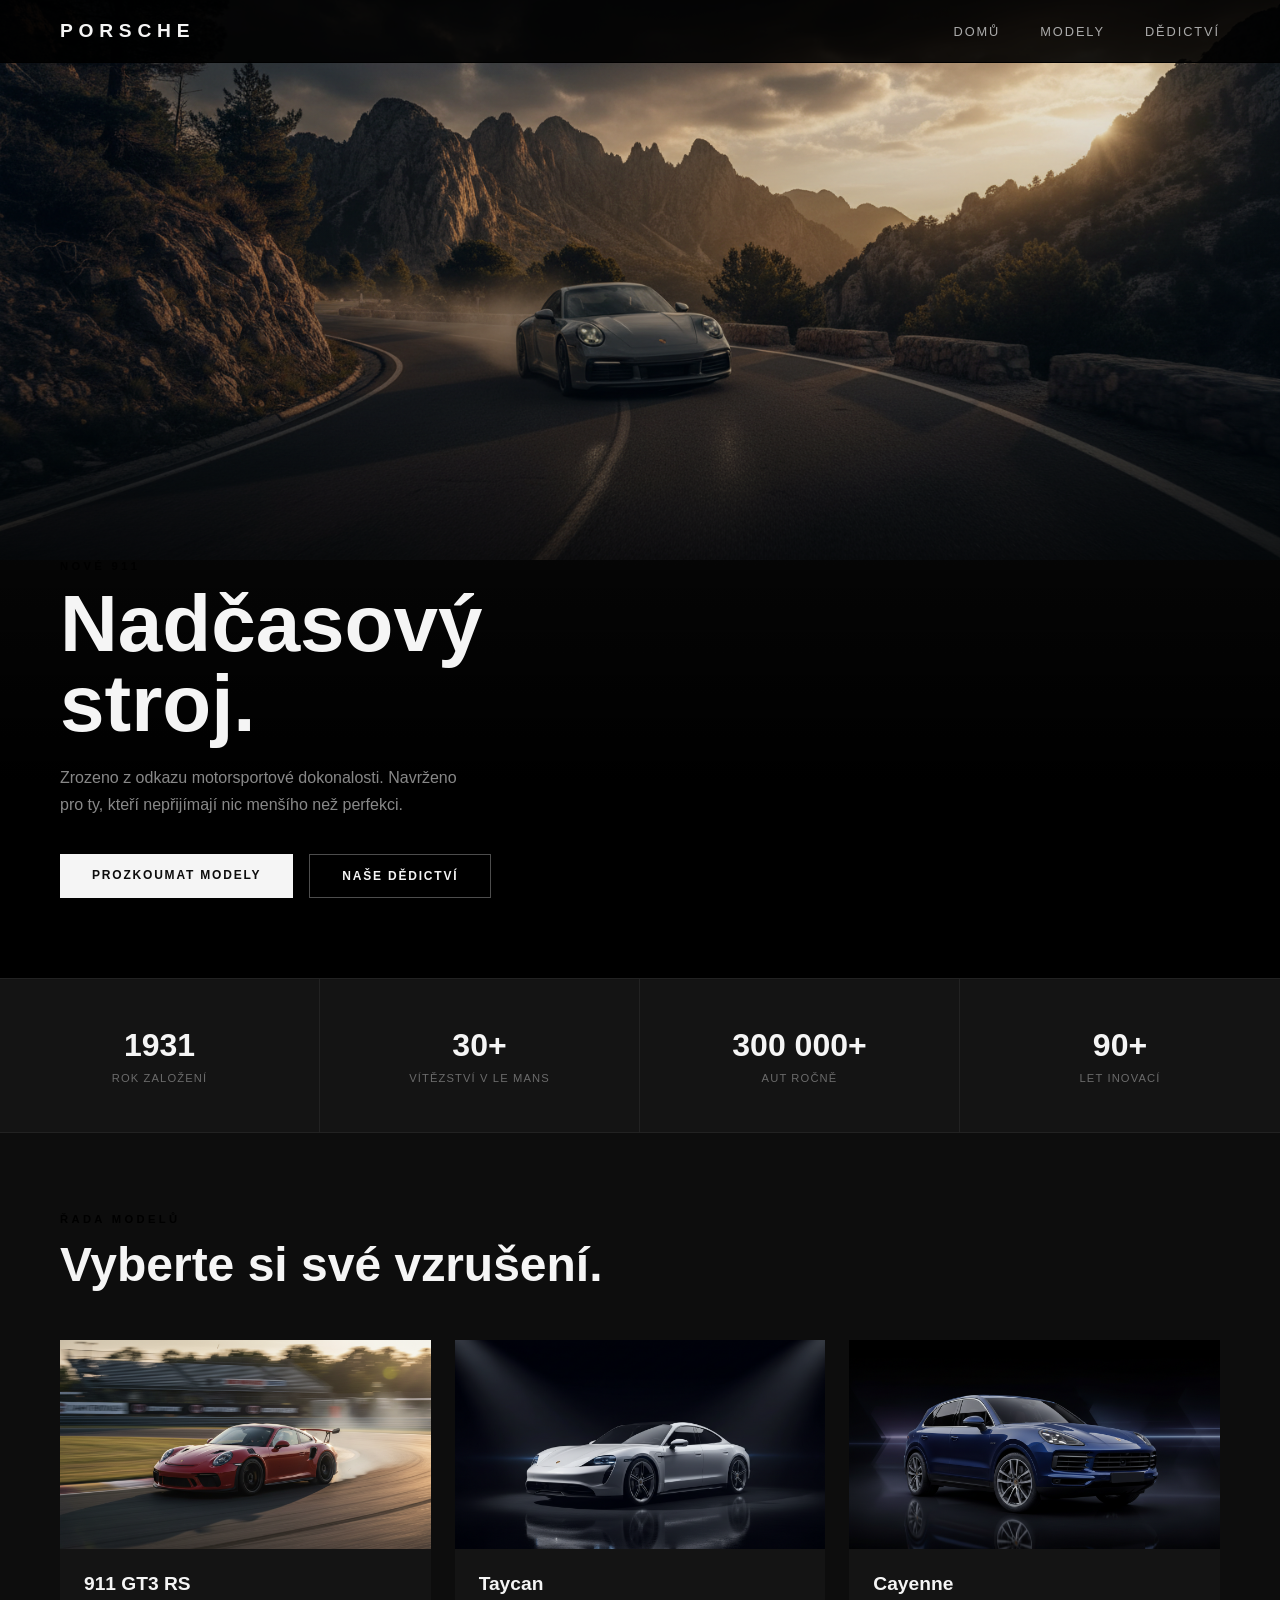
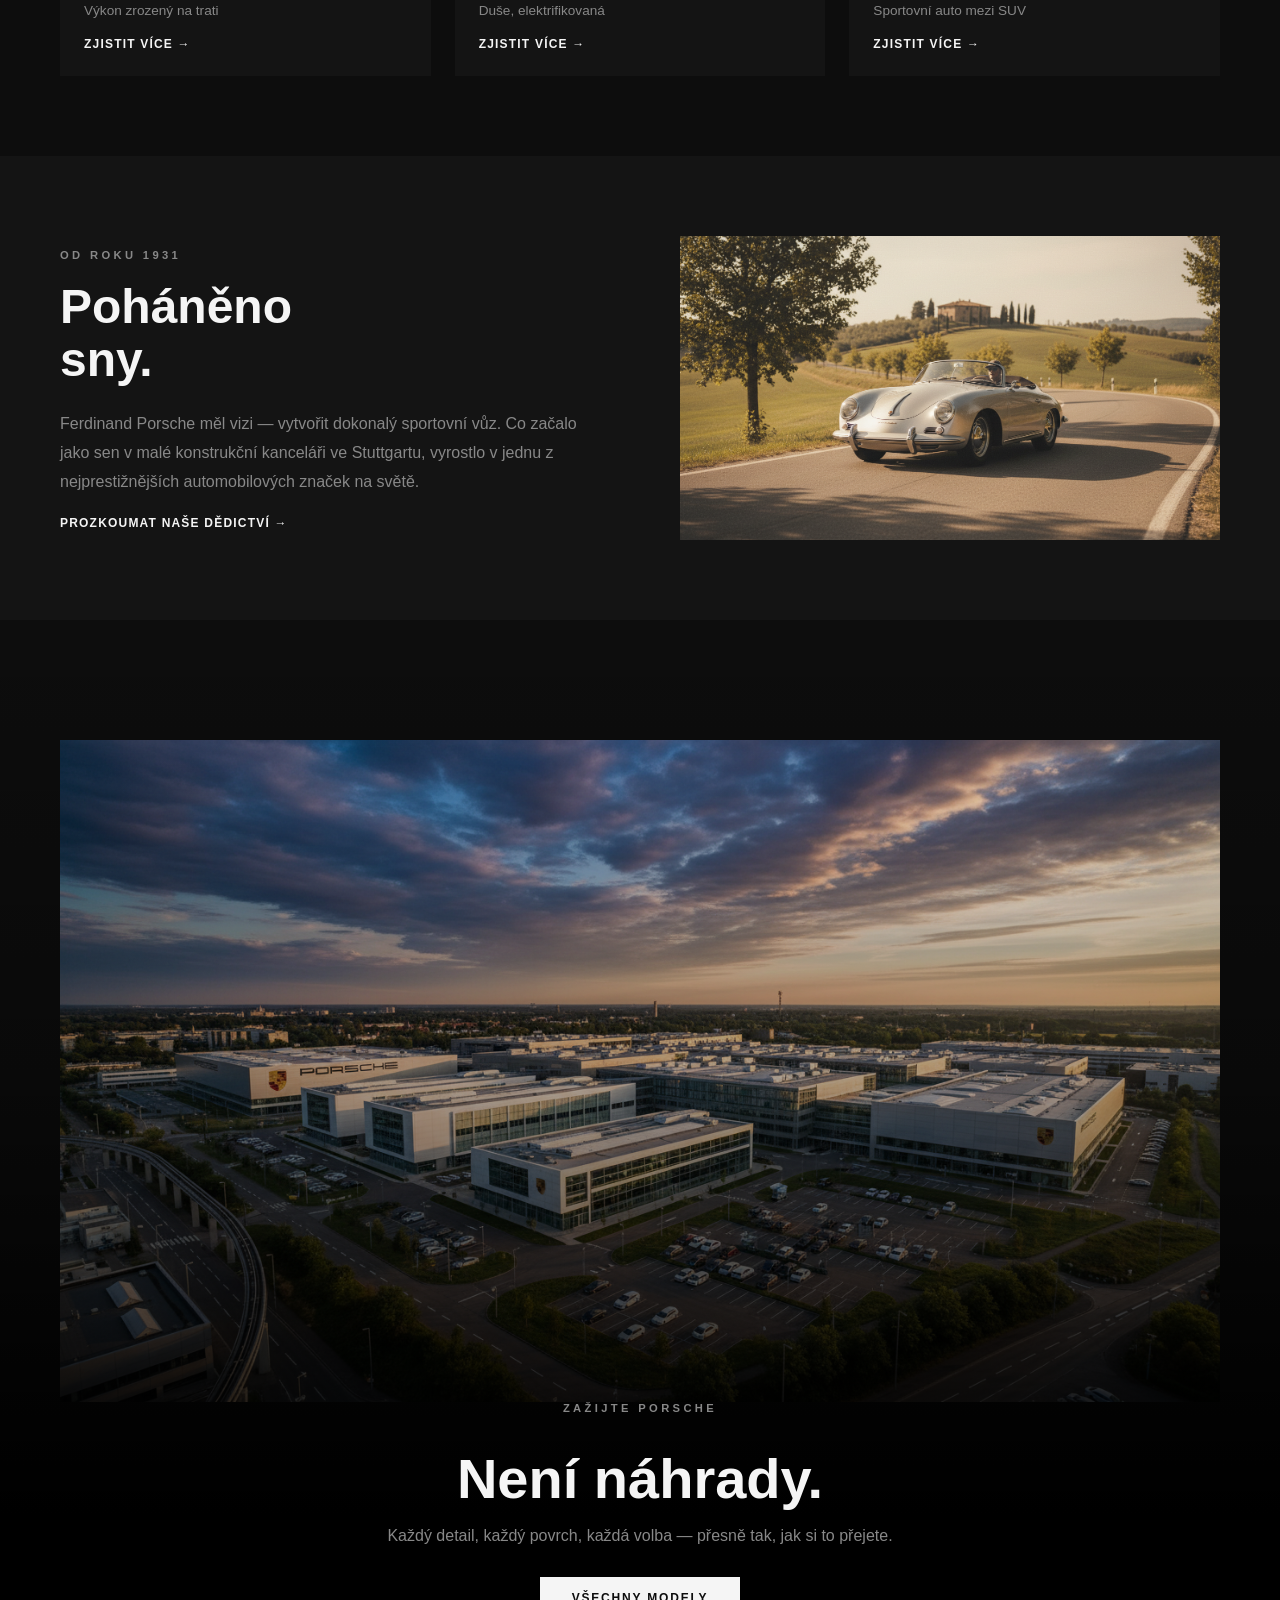
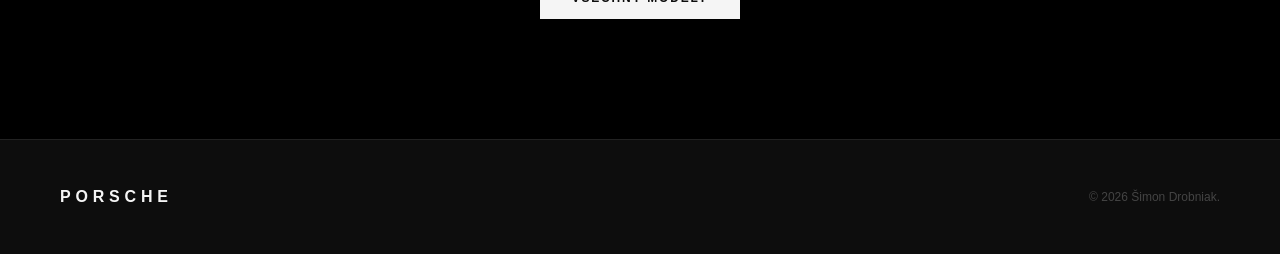
<file: index.html>
<!DOCTYPE html>
<html lang="cs">
<head>
  <meta charset="UTF-8"/>
  <meta name="viewport" content="width=device-width, initial-scale=1.0"/>
  <title>Porsche</title>
  <link rel="stylesheet" href="style.css"/>
</head>
<body>

  <nav class="navbar">
    <a href="index.html" class="logo">PORSCHE</a>
    <ul class="nav-links">
      <li><a href="index.html">Domů</a></li>
      <li><a href="modely.html">Modely</a></li>
      <li><a href="historie.html">Dědictví</a></li>
    </ul>
  </nav>

  <section class="hero">
    <div class="hero-overlay"></div>
    <img src="579a48735_generated_093e68cf.png" alt="Porsche 911" class="hero-img"/>
    <div class="hero-content">
      <p class="label">Nové 911</p>
      <h1>Nadčasový<br/>stroj.</h1>
      <p class="hero-text">Zrozeno z odkazu motorsportové dokonalosti. Navrženo pro ty, kteří nepřijímají nic menšího než perfekci.</p>
      <div class="btn-group">
        <a href="modely.html" class="btn-primary">Prozkoumat modely</a>
        <a href="historie.html" class="btn-outline">Naše dědictví</a>
      </div>
    </div>
  </section>

  <section class="stats">
    <div class="stat">
      <span class="stat-value">1931</span>
      <span class="stat-label">Rok založení</span>
    </div>
    <div class="stat">
      <span class="stat-value">30+</span>
      <span class="stat-label">Vítězství v Le Mans</span>
    </div>
    <div class="stat">
      <span class="stat-value">300 000+</span>
      <span class="stat-label">Aut ročně</span>
    </div>
    <div class="stat">
      <span class="stat-value">90+</span>
      <span class="stat-label">Let inovací</span>
    </div>
  </section>

  <section class="featured">
    <p class="label">Řada modelů</p>
    <h2>Vyberte si své vzrušení.</h2>
    <div class="card-grid">
      <div class="card">
        <img src="36291ea77_generated_076b254a.png" alt="911"/>
        <div class="card-body">
          <h3>911 GT3 RS</h3>
          <p>Výkon zrozený na trati</p>
          <a href="modely.html" class="btn-link">Zjistit více →</a>
        </div>
      </div>
      <div class="card">
        <img src="d402f45e3_generated_be52e5bd.png" alt="Taycan"/>
        <div class="card-body">
          <h3>Taycan</h3>
          <p>Duše, elektrifikovaná</p>
          <a href="modely.html" class="btn-link">Zjistit více →</a>
        </div>
      </div>
      <div class="card">
        <img src="0b7ed5ac3_generated_bfed7843.png" alt="Cayenne"/>
        <div class="card-body">
          <h3>Cayenne</h3>
          <p>Sportovní auto mezi SUV</p>
          <a href="modely.html" class="btn-link">Zjistit více →</a>
        </div>
      </div>
    </div>
  </section>

  <section class="brand-story">
    <div class="brand-text">
      <p class="label">Od roku 1931</p>
      <h2>Poháněno<br />sny.</h2>
      <p>Ferdinand Porsche měl vizi — vytvořit dokonalý sportovní vůz. Co začalo jako sen v malé konstrukční kanceláři ve Stuttgartu, vyrostlo v jednu z nejprestižnějších automobilových značek na světě.</p>
      <a href="historie.html" class="btn-link">Prozkoumat naše dědictví →</a>
    </div>
    <div class="brand-img">
      <img src="09869849c_generated_fb534ff7.png" alt="Vintage Porsche"/>
    </div>
  </section>

  <section class="cta-banner">
    <div class="cta-overlay"></div>
    <img src="f23c1fedf_generated_826eb485.png" alt="Porsche factory" class="cta-bg"/>
    <div class="cta-content">
      <p class="label">Zažijte Porsche</p>
      <h2>Není náhrady.</h2>
      <p>Každý detail, každý povrch, každá volba — přesně tak, jak si to přejete.</p>
      <a href="modely.html" class="btn-primary">Všechny modely</a>
    </div>
  </section>

  <footer class="footer">
    <p class="footer-logo">PORSCHE</p>
    <p class="footer-copy">© 2026 Šimon Drobniak.</p>
  </footer>

</body>
</html>
</file>
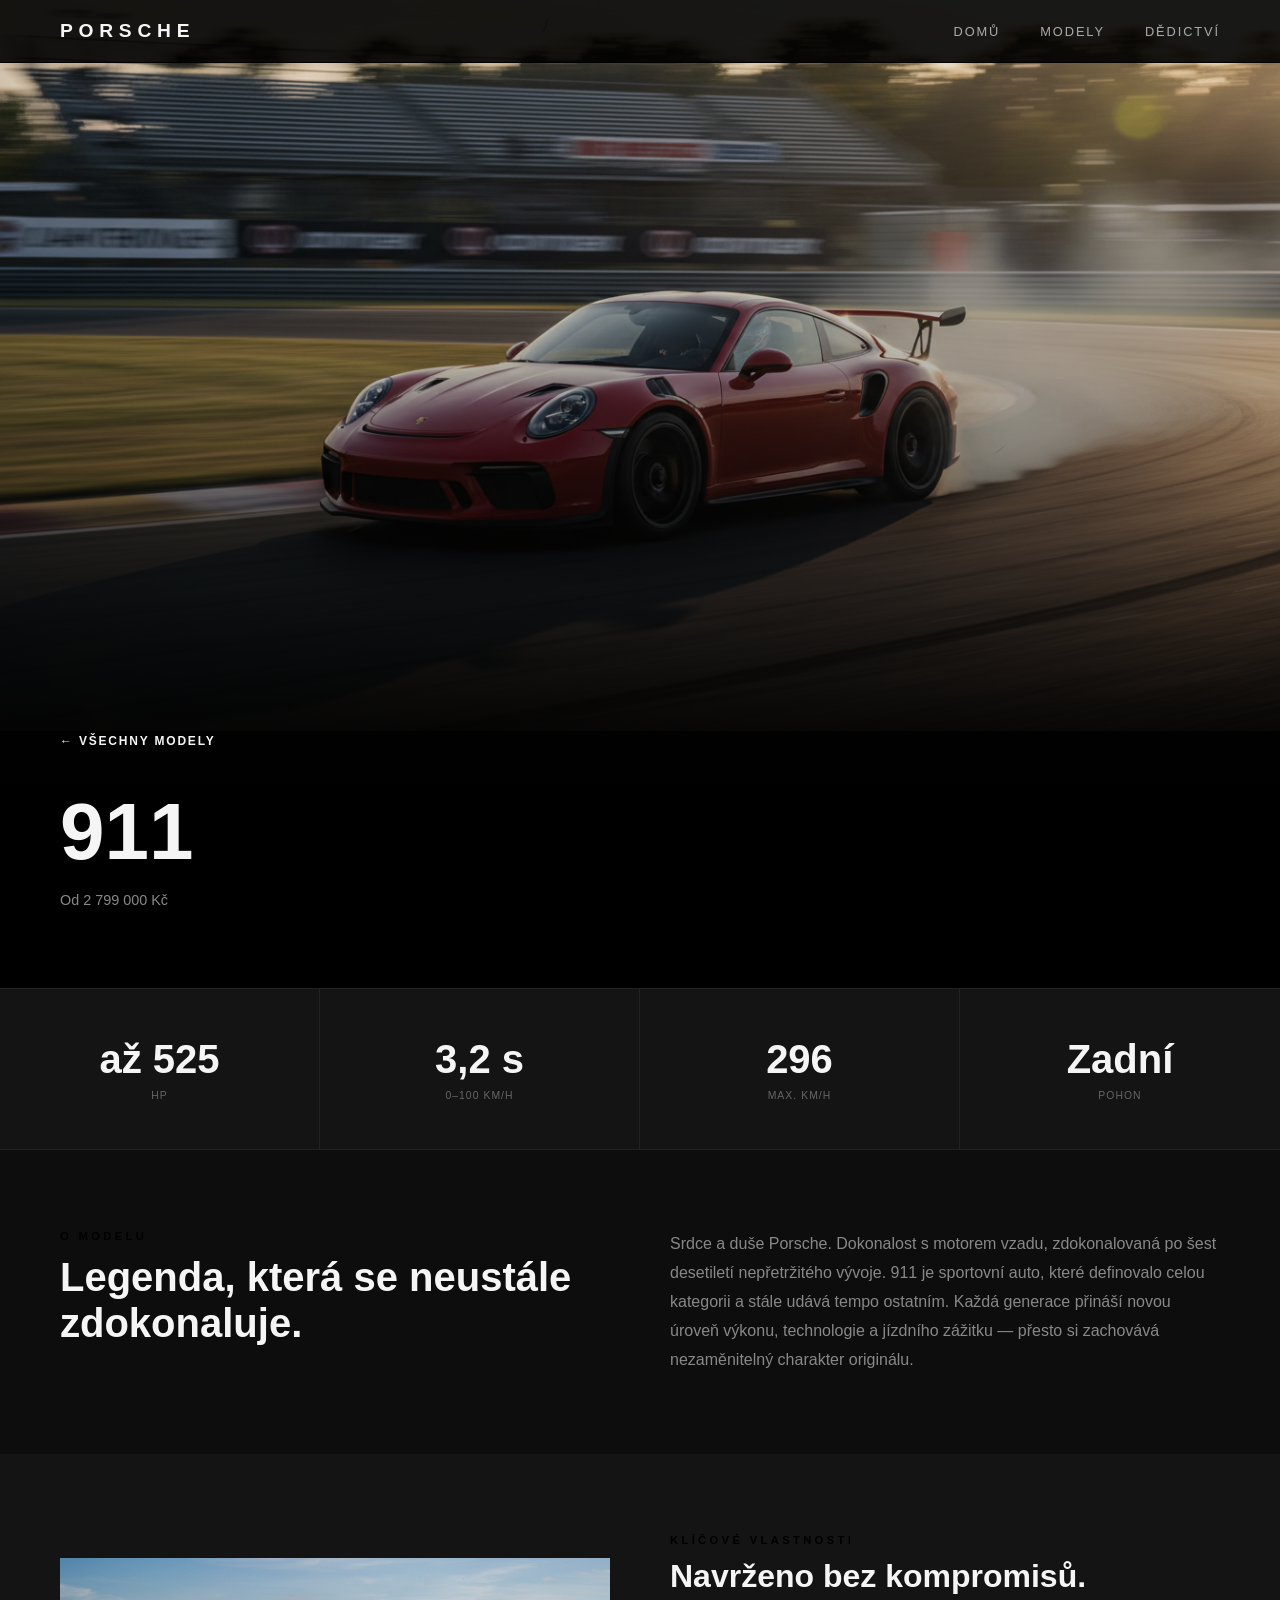
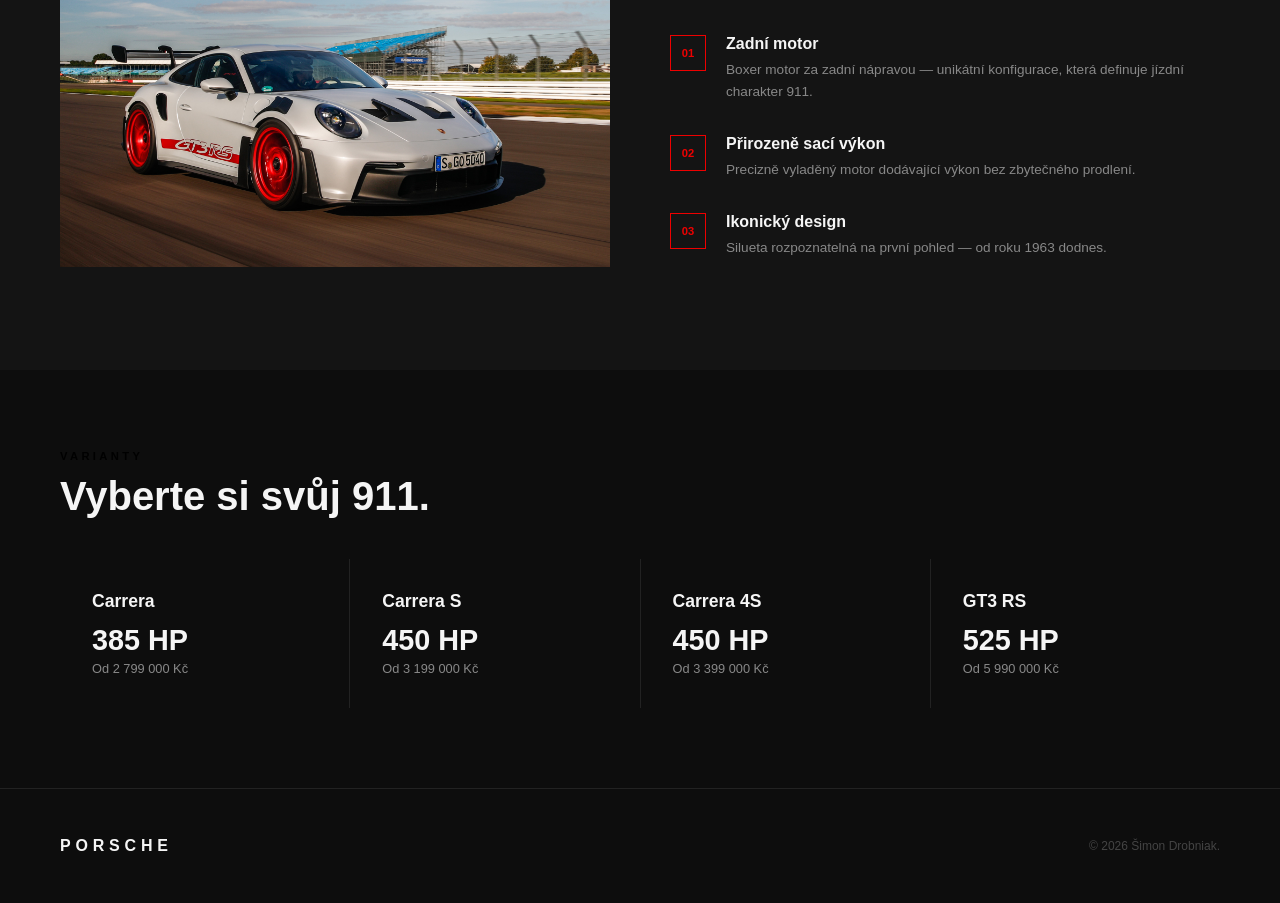
<file: detail-911.html>
<!DOCTYPE html>
<html lang="cs">
<head>
  <meta charset="UTF-8"/>
  <meta name="viewport" content="width=device-width, initial-scale=1.0"/>
  <title>911 – Porsche</title>
  <link rel="stylesheet" href="style.css"/>
</head>
<body>

  <nav class="navbar">
    <a href="index.html" class="logo">PORSCHE</a>
    <ul class="nav-links">
      <li><a href="index.html">Domů</a></li>
      <li><a href="modely.html">Modely</a></li>
      <li><a href="historie.html">Dědictví</a></li>
    </ul>
  </nav>

  <section class="hero">
    <div class="hero-overlay"></div>
    <img src="36291ea77_generated_076b254a.png" alt="Porsche 911" class="hero-img" />
    <div class="hero-content">
      <a href="modely.html" class="back-link">← Všechny modely</a>
      <p class="label">Ikona</p>
      <h1>911</h1>
      <p class="price-hero">Od 2 799 000 Kč</p>
    </div>
  </section>

  <section class="detail-specs">
    <div class="spec-box"><span>až 525</span><small>HP</small></div>
    <div class="spec-box"><span>3,2 s</span><small>0–100 km/h</small></div>
    <div class="spec-box"><span>296</span><small>max. km/h</small></div>
    <div class="spec-box"><span>Zadní</span><small>pohon</small></div>
  </section>

  <section class="detail-about">
    <div class="detail-text">
      <p class="label">O modelu</p>
      <h2>Legenda, která se neustále zdokonaluje.</h2>
    </div>
    <div class="detail-desc">
      <p>Srdce a duše Porsche. Dokonalost s motorem vzadu, zdokonalovaná po šest desetiletí nepřetržitého vývoje. 911 je sportovní auto, které definovalo celou kategorii a stále udává tempo ostatním. Každá generace přináší novou úroveň výkonu, technologie a jízdního zážitku — přesto si zachovává nezaměnitelný charakter originálu.</p>
    </div>
  </section>

  <section class="detail-highlights">
    <div class="detail-img">
      <img src="2023-Porsche-911-GT3-RS-in-motion-3.jpg" alt="911 interiér" />
    </div>
    <div class="highlights-list">
      <p class="label">Klíčové vlastnosti</p>
      <h3>Navrženo bez kompromisů.</h3>
      <div class="highlight-item">
        <div class="highlight-num">01</div>
        <div>
          <h4>Zadní motor</h4>
          <p>Boxer motor za zadní nápravou — unikátní konfigurace, která definuje jízdní charakter 911.</p>
        </div>
      </div>
      <div class="highlight-item">
        <div class="highlight-num">02</div>
        <div>
          <h4>Přirozeně sací výkon</h4>
          <p>Precizně vyladěný motor dodávající výkon bez zbytečného prodlení.</p>
        </div>
      </div>
      <div class="highlight-item">
        <div class="highlight-num">03</div>
        <div>
          <h4>Ikonický design</h4>
          <p>Silueta rozpoznatelná na první pohled — od roku 1963 dodnes.</p>
        </div>
      </div>
    </div>
  </section>

  <section class="detail-variants">
    <p class="label">Varianty</p>
    <h3>Vyberte si svůj 911.</h3>
    <div class="variants-grid">
      <div class="variant-card">
        <h4>Carrera</h4>
        <p class="v-power">385 HP</p>
        <p class="v-price">Od 2 799 000 Kč</p>
      </div>
      <div class="variant-card">
        <h4>Carrera S</h4>
        <p class="v-power">450 HP</p>
        <p class="v-price">Od 3 199 000 Kč</p>
      </div>
      <div class="variant-card">
        <h4>Carrera 4S</h4>
        <p class="v-power">450 HP</p>
        <p class="v-price">Od 3 399 000 Kč</p>
      </div>
      <div class="variant-card">
        <h4>GT3 RS</h4>
        <p class="v-power">525 HP</p>
        <p class="v-price">Od 5 990 000 Kč</p>
      </div>
    </div>
  </section>

  <footer class="footer">
    <p class="footer-logo">PORSCHE</p>
    <p class="footer-copy">© 2026 Šimon Drobniak.</p>
  </footer>

</body>
</html>
</file>
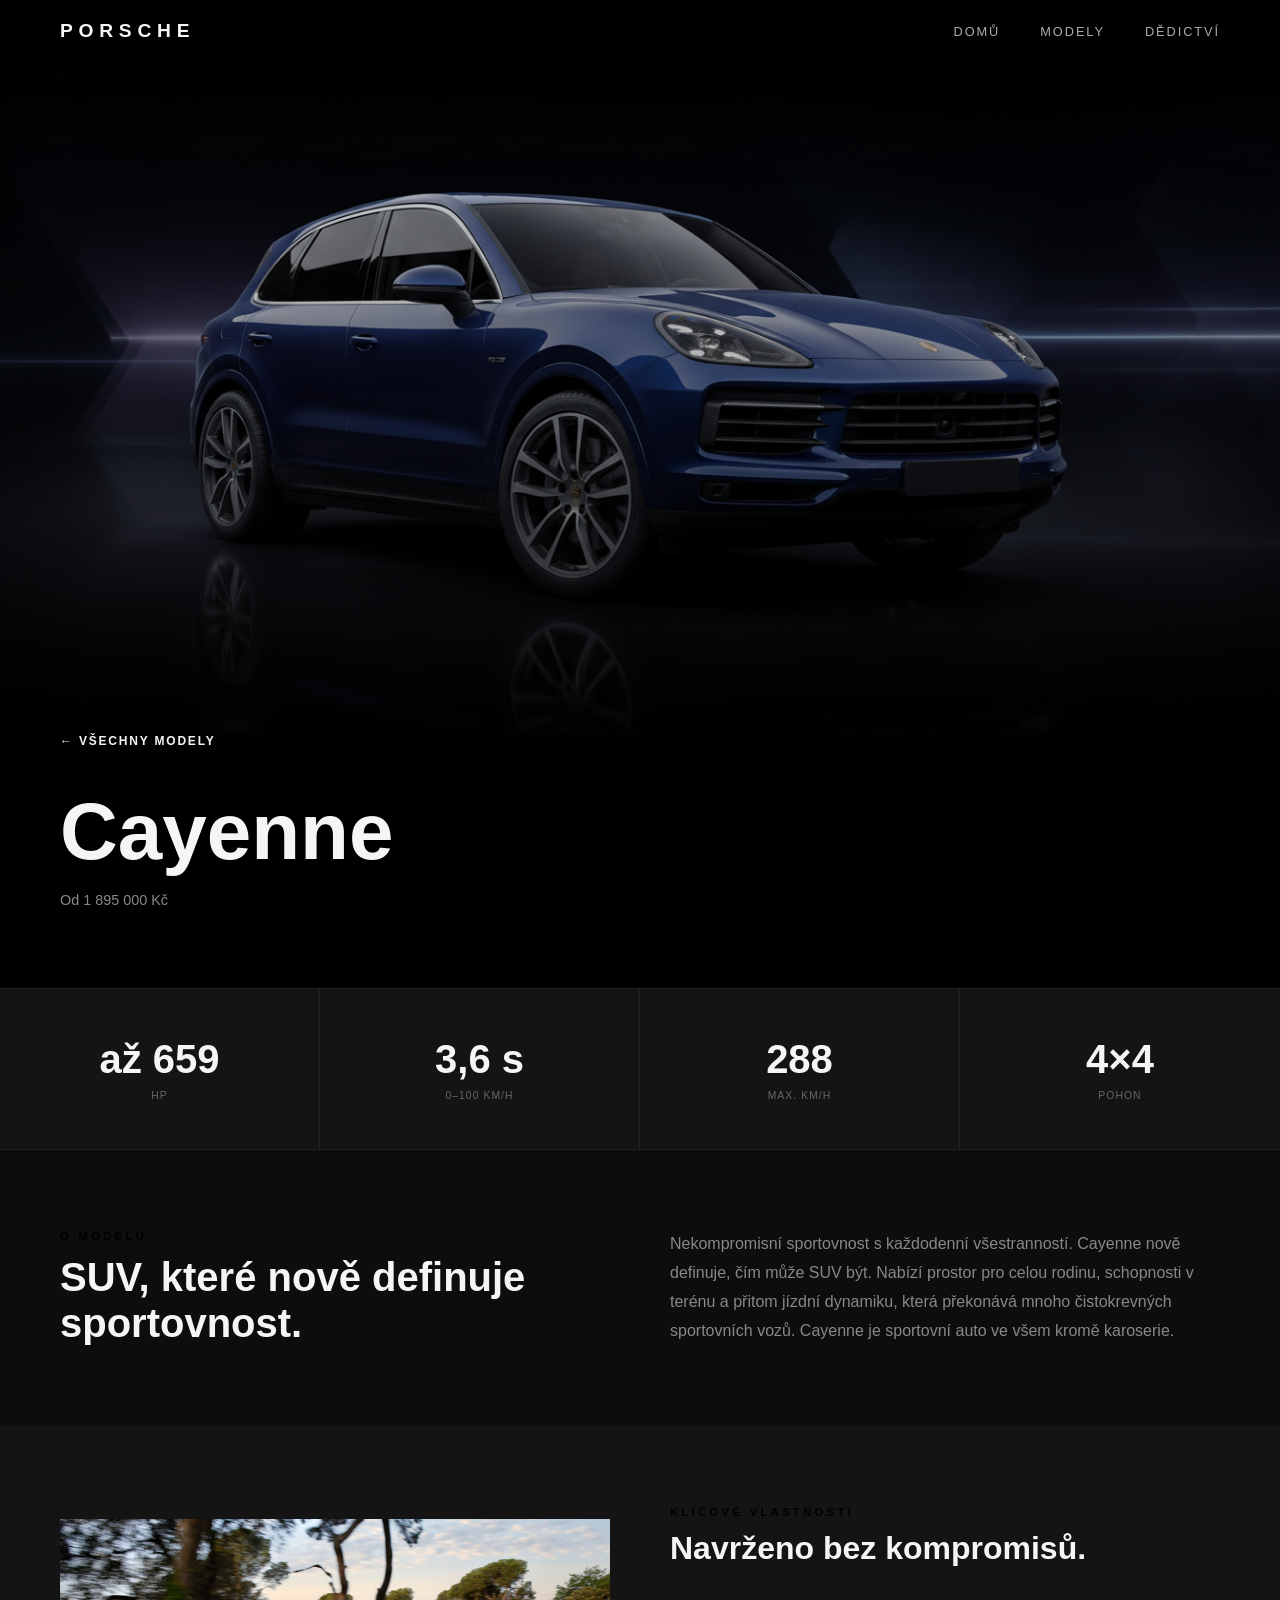
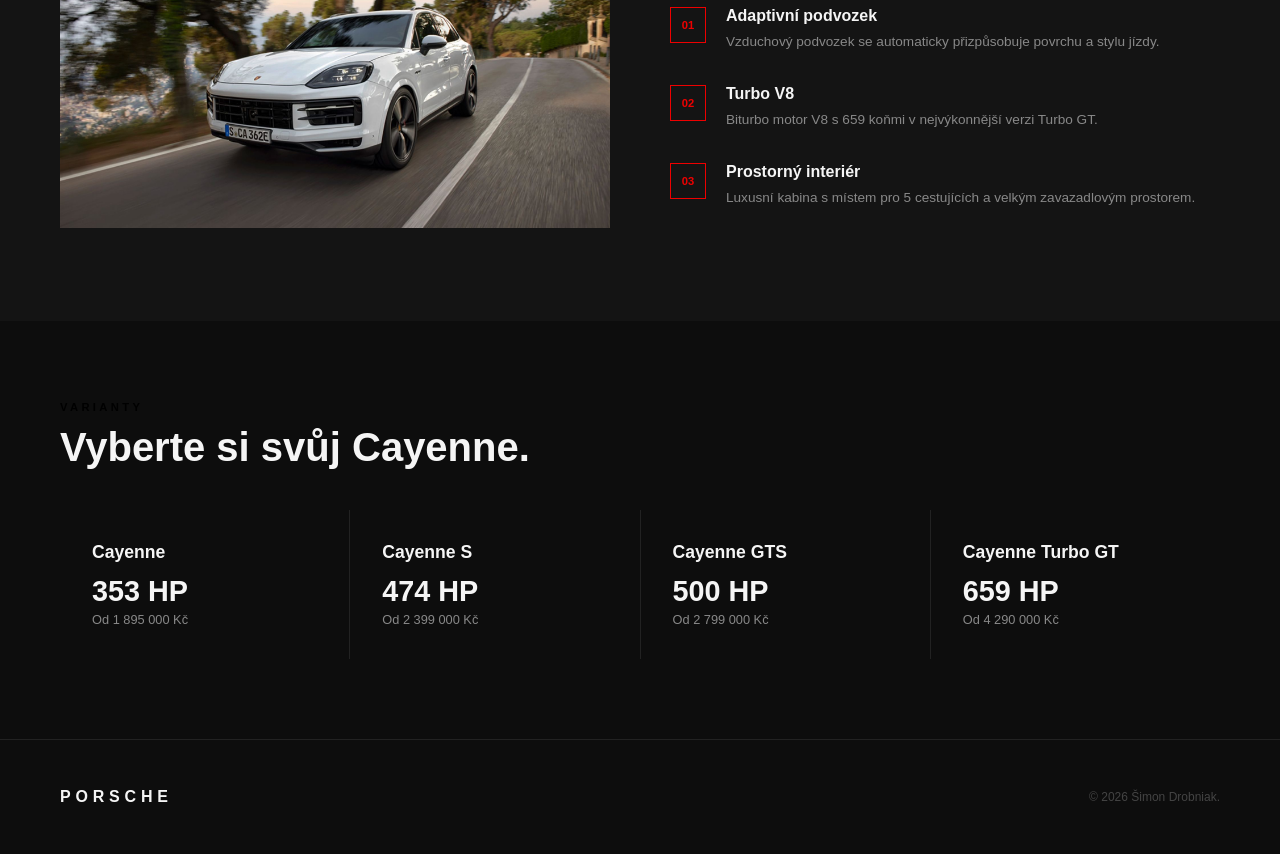
<file: detail-cayenne.html>
<!DOCTYPE html>
<html lang="cs">
<head>
  <meta charset="UTF-8" />
  <meta name="viewport" content="width=device-width, initial-scale=1.0" />
  <title>Cayenne – Porsche</title>
  <link rel="stylesheet" href="style.css" />
</head>
<body>

  <nav class="navbar">
    <a href="index.html" class="logo">PORSCHE</a>
    <ul class="nav-links">
      <li><a href="index.html">Domů</a></li>
      <li><a href="modely.html">Modely</a></li>
      <li><a href="historie.html">Dědictví</a></li>
    </ul>
  </nav>

  <section class="hero">
    <div class="hero-overlay"></div>
    <img src="0b7ed5ac3_generated_bfed7843.png" alt="Cayenne" class="hero-img"/>
    <div class="hero-content">
      <a href="modely.html" class="back-link">← Všechny modely</a>
      <p class="label">Sportovní auto mezi SUV</p>
      <h1>Cayenne</h1>
      <p class="price-hero">Od 1 895 000 Kč</p>
    </div>
  </section>

  <section class="detail-specs">
    <div class="spec-box"><span>až 659</span><small>HP</small></div>
    <div class="spec-box"><span>3,6 s</span><small>0–100 km/h</small></div>
    <div class="spec-box"><span>288</span><small>max. km/h</small></div>
    <div class="spec-box"><span>4×4</span><small>pohon</small></div>
  </section>

  <section class="detail-about">
    <div class="detail-text">
      <p class="label">O modelu</p>
      <h2>SUV, které nově definuje sportovnost.</h2>
    </div>
    <div class="detail-desc">
      <p>Nekompromisní sportovnost s každodenní všestranností. Cayenne nově definuje, čím může SUV být. Nabízí prostor pro celou rodinu, schopnosti v terénu a přitom jízdní dynamiku, která překonává mnoho čistokrevných sportovních vozů. Cayenne je sportovní auto ve všem kromě karoserie.</p>
    </div>
  </section>

  <section class="detail-highlights">
    <div class="detail-img">
      <img src="1114_miami_s_ucrane_akos4359_5032_v03_final_crop.jpg" alt="Cayenne interiér"/>
    </div>
    <div class="highlights-list">
      <p class="label">Klíčové vlastnosti</p>
      <h3>Navrženo bez kompromisů.</h3>
      <div class="highlight-item">
        <div class="highlight-num">01</div>
        <div>
          <h4>Adaptivní podvozek</h4>
          <p>Vzduchový podvozek se automaticky přizpůsobuje povrchu a stylu jízdy.</p>
        </div>
      </div>
      <div class="highlight-item">
        <div class="highlight-num">02</div>
        <div>
          <h4>Turbo V8</h4>
          <p>Biturbo motor V8 s 659 koňmi v nejvýkonnější verzi Turbo GT.</p>
        </div>
      </div>
      <div class="highlight-item">
        <div class="highlight-num">03</div>
        <div>
          <h4>Prostorný interiér</h4>
          <p>Luxusní kabina s místem pro 5 cestujících a velkým zavazadlovým prostorem.</p>
        </div>
      </div>
    </div>
  </section>

  <section class="detail-variants">
    <p class="label">Varianty</p>
    <h3>Vyberte si svůj Cayenne.</h3>
    <div class="variants-grid">
      <div class="variant-card">
        <h4>Cayenne</h4>
        <p class="v-power">353 HP</p>
        <p class="v-price">Od 1 895 000 Kč</p>
      </div>
      <div class="variant-card">
        <h4>Cayenne S</h4>
        <p class="v-power">474 HP</p>
        <p class="v-price">Od 2 399 000 Kč</p>
      </div>
      <div class="variant-card">
        <h4>Cayenne GTS</h4>
        <p class="v-power">500 HP</p>
        <p class="v-price">Od 2 799 000 Kč</p>
      </div>
      <div class="variant-card">
        <h4>Cayenne Turbo GT</h4>
        <p class="v-power">659 HP</p>
        <p class="v-price">Od 4 290 000 Kč</p>
      </div>
    </div>
  </section>

  <footer class="footer">
    <p class="footer-logo">PORSCHE</p>
    <p class="footer-copy">© 2026 Šimon Drobniak.</p>
  </footer>

</body>
</html>
</file>
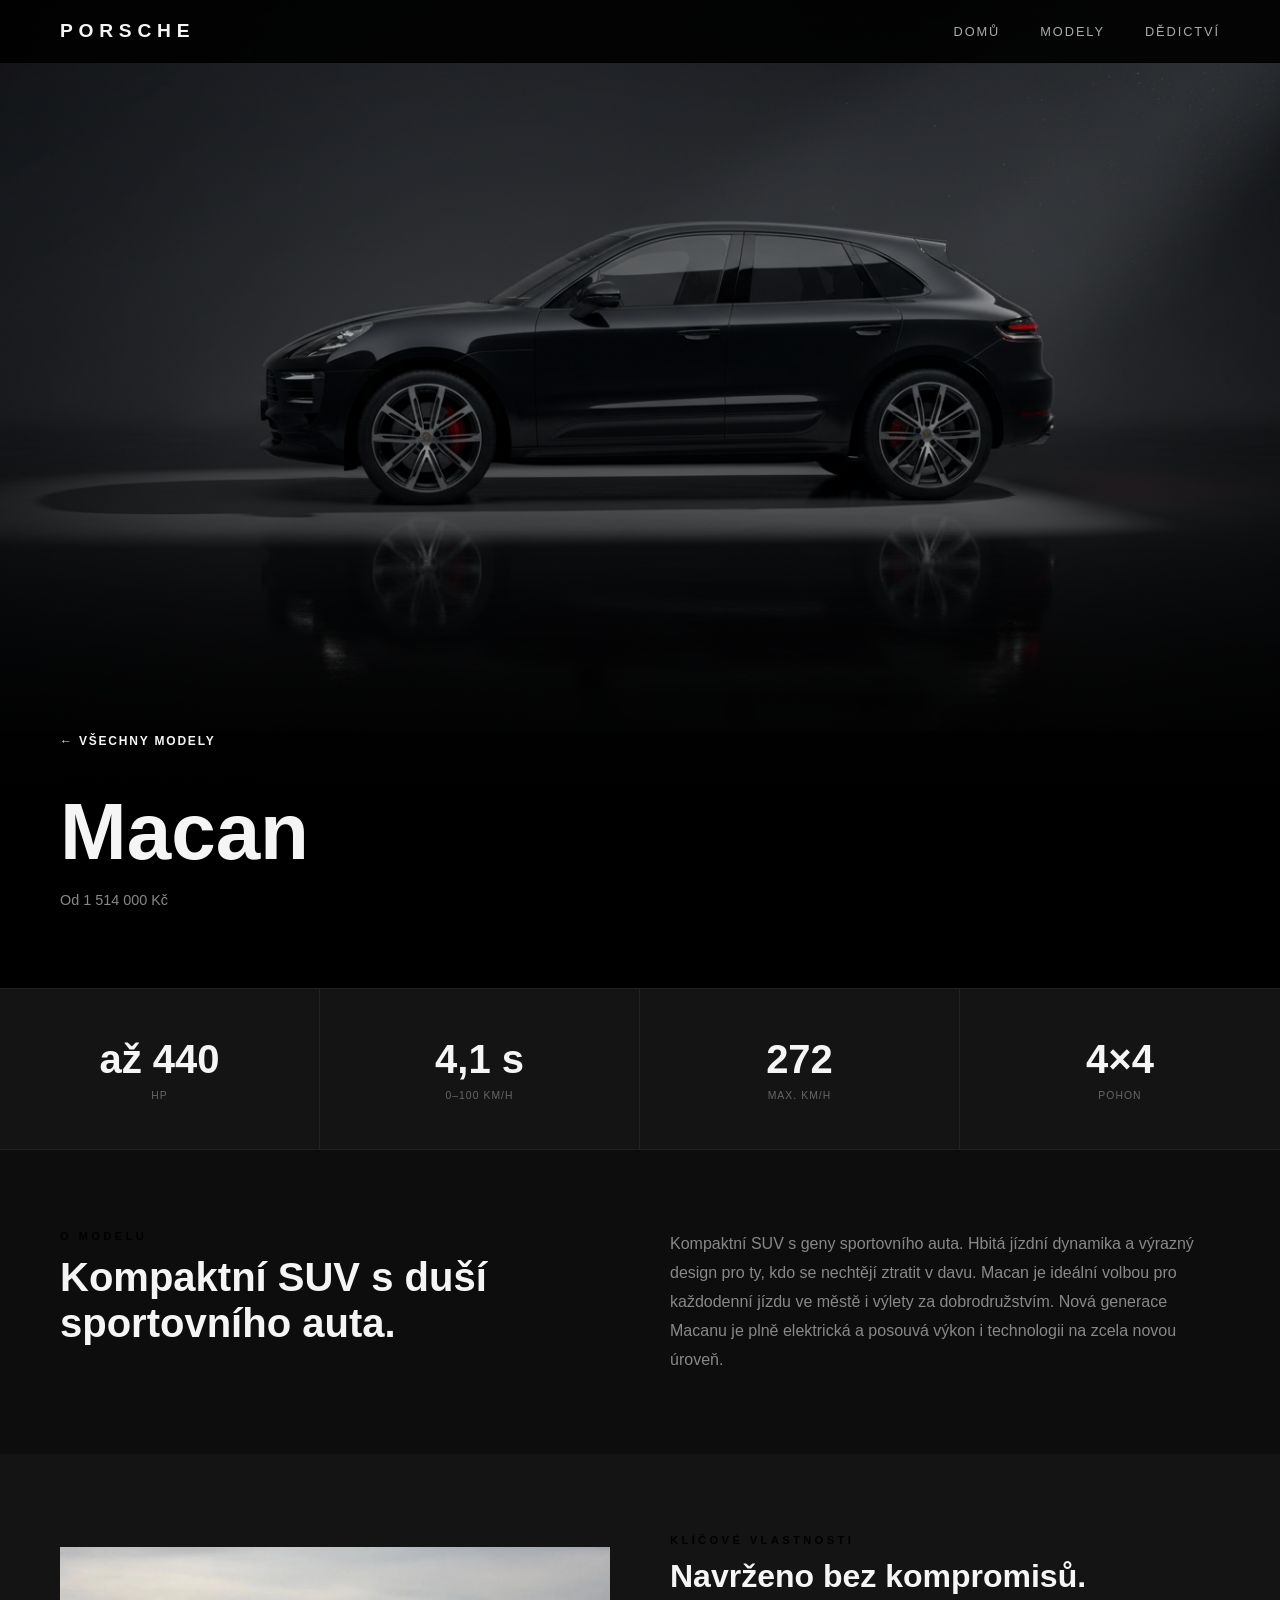
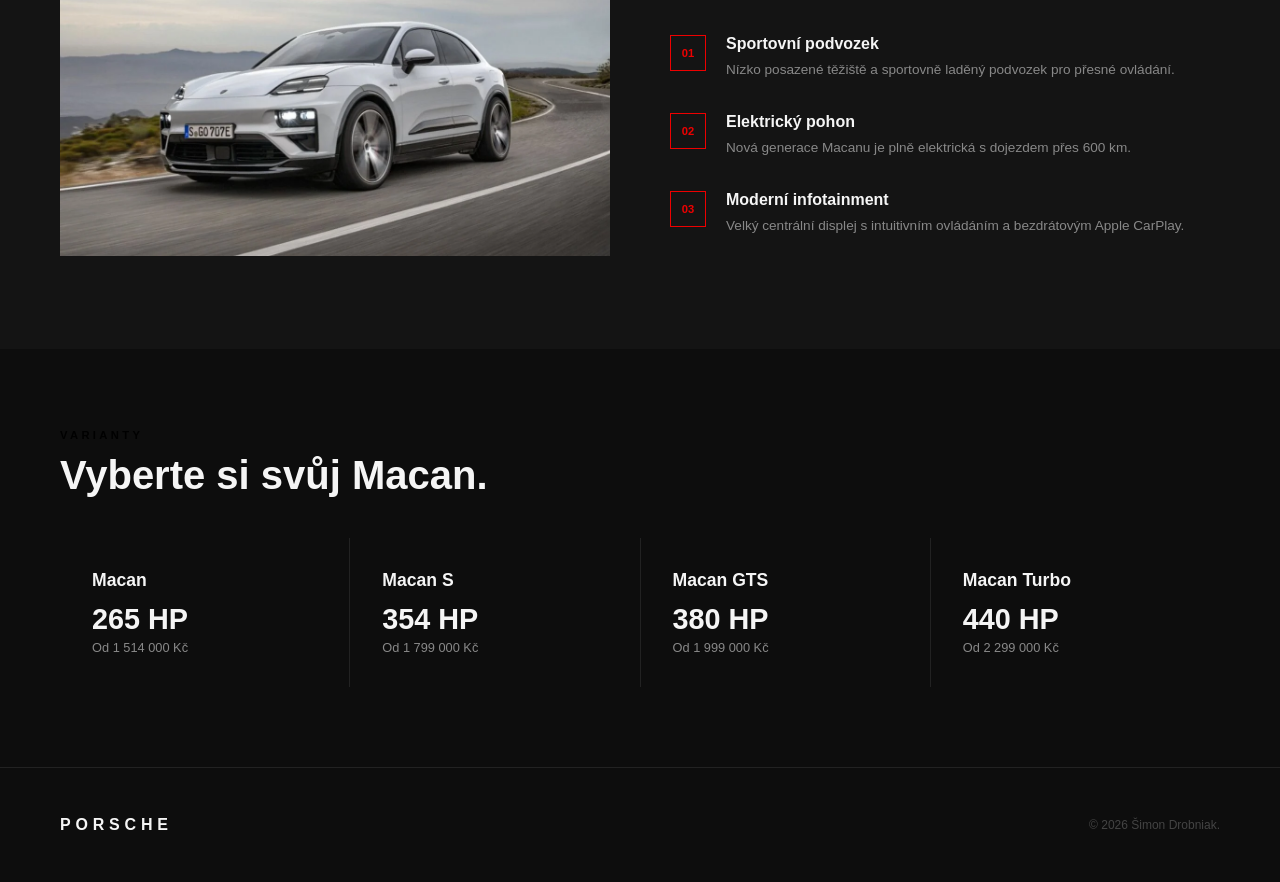
<file: detail-macan.html>
<!DOCTYPE html>
<html lang="cs">
<head>
  <meta charset="UTF-8" />
  <meta name="viewport" content="width=device-width, initial-scale=1.0" />
  <title>Macan – Porsche</title>
  <link rel="stylesheet" href="style.css" />
</head>
<body>

  <nav class="navbar">
    <a href="index.html" class="logo">PORSCHE</a>
    <ul class="nav-links">
      <li><a href="index.html">Domů</a></li>
      <li><a href="modely.html">Modely</a></li>
      <li><a href="historie.html">Dědictví</a></li>
    </ul>
  </nav>

  <section class="hero">
    <div class="hero-overlay"></div>
    <img src="c5e0026b8_generated_f05ba1c1.png" alt="Macan" class="hero-img" />
    <div class="hero-content">
      <a href="modely.html" class="back-link">← Všechny modely</a>
      <p class="label">Kompaktní. Atletický.</p>
      <h1>Macan</h1>
      <p class="price-hero">Od 1 514 000 Kč</p>
    </div>
  </section>

  <section class="detail-specs">
    <div class="spec-box"><span>až 440</span><small>HP</small></div>
    <div class="spec-box"><span>4,1 s</span><small>0–100 km/h</small></div>
    <div class="spec-box"><span>272</span><small>max. km/h</small></div>
    <div class="spec-box"><span>4×4</span><small>pohon</small></div>
  </section>

  <section class="detail-about">
    <div class="detail-text">
      <p class="label">O modelu</p>
      <h2>Kompaktní SUV s duší sportovního auta.</h2>
    </div>
    <div class="detail-desc">
      <p>Kompaktní SUV s geny sportovního auta. Hbitá jízdní dynamika a výrazný design pro ty, kdo se nechtějí ztratit v davu. Macan je ideální volbou pro každodenní jízdu ve městě i výlety za dobrodružstvím. Nová generace Macanu je plně elektrická a posouvá výkon i technologii na zcela novou úroveň.</p>
    </div>
  </section>

  <section class="detail-highlights">
    <div class="detail-img">
      <img src="20240125-PORSCHE-MACAN-ELECTRICO-PORTADA-02.webp" alt="Macan interiér" />
    </div>
    <div class="highlights-list">
      <p class="label">Klíčové vlastnosti</p>
      <h3>Navrženo bez kompromisů.</h3>
      <div class="highlight-item">
        <div class="highlight-num">01</div>
        <div>
          <h4>Sportovní podvozek</h4>
          <p>Nízko posazené těžiště a sportovně laděný podvozek pro přesné ovládání.</p>
        </div>
      </div>
      <div class="highlight-item">
        <div class="highlight-num">02</div>
        <div>
          <h4>Elektrický pohon</h4>
          <p>Nová generace Macanu je plně elektrická s dojezdem přes 600 km.</p>
        </div>
      </div>
      <div class="highlight-item">
        <div class="highlight-num">03</div>
        <div>
          <h4>Moderní infotainment</h4>
          <p>Velký centrální displej s intuitivním ovládáním a bezdrátovým Apple CarPlay.</p>
        </div>
      </div>
    </div>
  </section>

  <section class="detail-variants">
    <p class="label">Varianty</p>
    <h3>Vyberte si svůj Macan.</h3>
    <div class="variants-grid">
      <div class="variant-card">
        <h4>Macan</h4>
        <p class="v-power">265 HP</p>
        <p class="v-price">Od 1 514 000 Kč</p>
      </div>
      <div class="variant-card">
        <h4>Macan S</h4>
        <p class="v-power">354 HP</p>
        <p class="v-price">Od 1 799 000 Kč</p>
      </div>
      <div class="variant-card">
        <h4>Macan GTS</h4>
        <p class="v-power">380 HP</p>
        <p class="v-price">Od 1 999 000 Kč</p>
      </div>
      <div class="variant-card">
        <h4>Macan Turbo</h4>
        <p class="v-power">440 HP</p>
        <p class="v-price">Od 2 299 000 Kč</p>
      </div>
    </div>
  </section>

  <footer class="footer">
    <p class="footer-logo">PORSCHE</p>
    <p class="footer-copy">© 2026 Šimon Drobniak.</p>
  </footer>

</body>
</html>
</file>
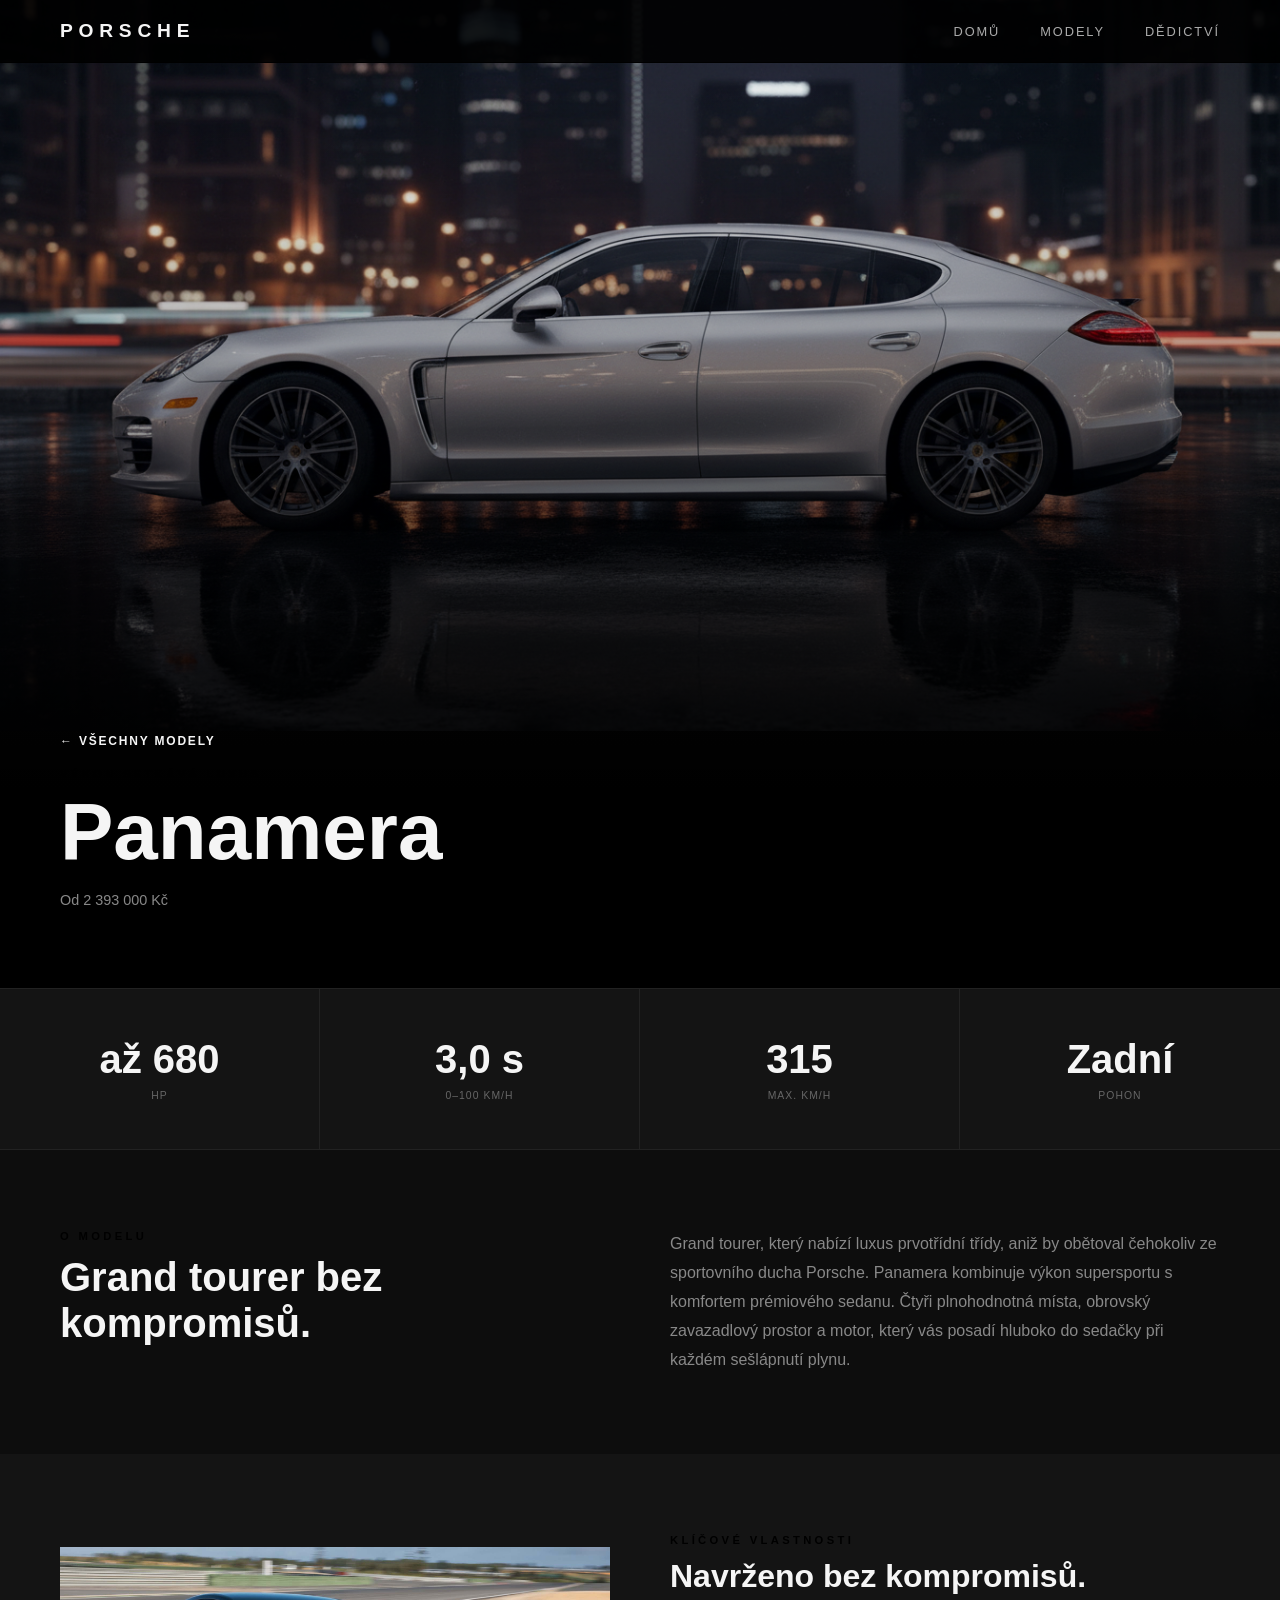
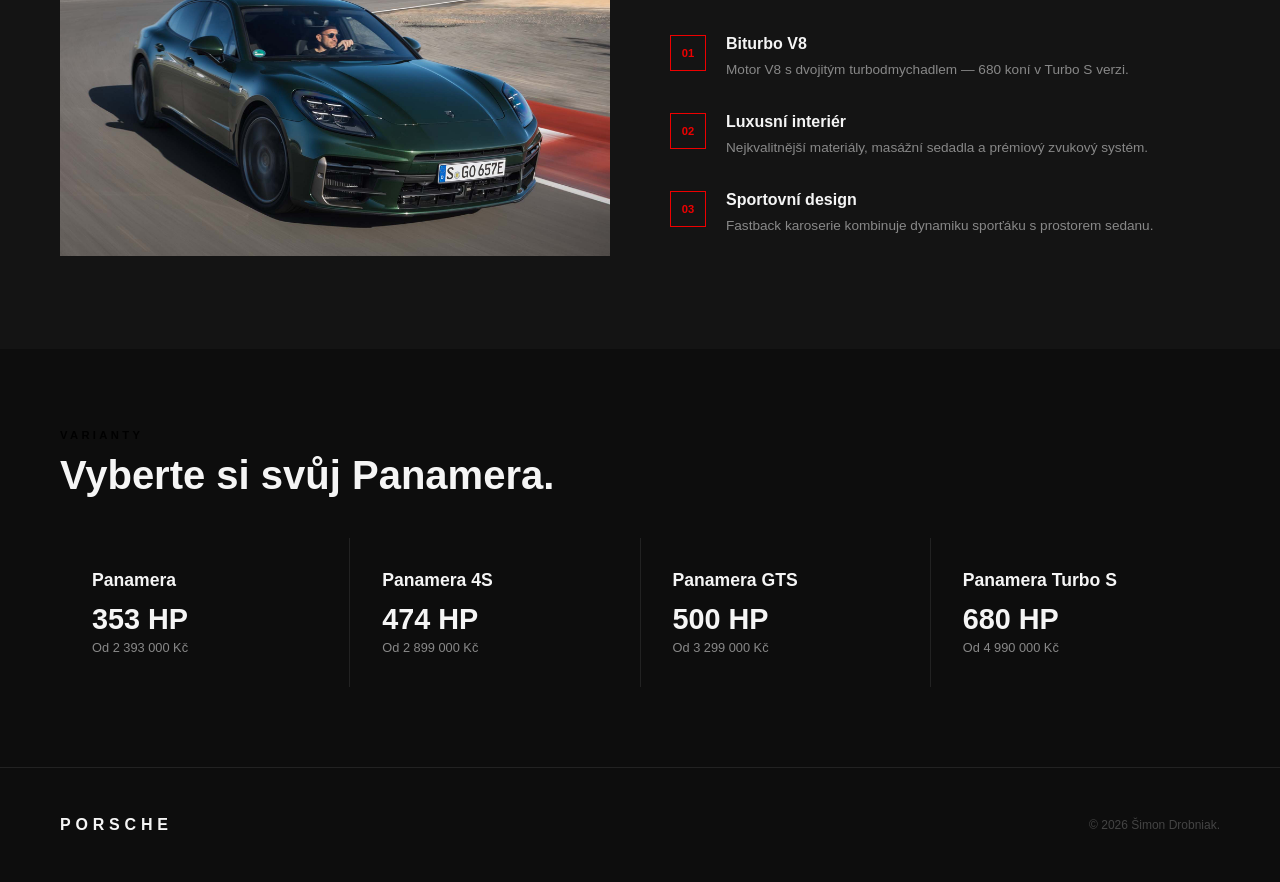
<file: detail-panamera.html>
<!DOCTYPE html>
<html lang="cs">
<head>
  <meta charset="UTF-8"/>
  <meta name="viewport" content="width=device-width, initial-scale=1.0"/>
  <title>Panamera – Porsche</title>
  <link rel="stylesheet" href="style.css"/>
</head>
<body>

  <nav class="navbar">
    <a href="index.html" class="logo">PORSCHE</a>
    <ul class="nav-links">
      <li><a href="index.html">Domů</a></li>
      <li><a href="modely.html">Modely</a></li>
      <li><a href="historie.html">Dědictví</a></li>
    </ul>
  </nav>

  <section class="hero">
    <div class="hero-overlay"></div>
    <img src="7fa206c2c_generated_335f536d.png" alt="Panamera" class="hero-img" />
    <div class="hero-content">
      <a href="modely.html" class="back-link">← Všechny modely</a>
      <p class="label">Výkon setkává luxus</p>
      <h1>Panamera</h1>
      <p class="price-hero">Od 2 393 000 Kč</p>
    </div>
  </section>

  <section class="detail-specs">
    <div class="spec-box"><span>až 680</span><small>HP</small></div>
    <div class="spec-box"><span>3,0 s</span><small>0–100 km/h</small></div>
    <div class="spec-box"><span>315</span><small>max. km/h</small></div>
    <div class="spec-box"><span>Zadní</span><small>pohon</small></div>
  </section>

  <section class="detail-about">
    <div class="detail-text">
      <p class="label">O modelu</p>
      <h2>Grand tourer bez kompromisů.</h2>
    </div>
    <div class="detail-desc">
      <p>Grand tourer, který nabízí luxus prvotřídní třídy, aniž by obětoval čehokoliv ze sportovního ducha Porsche. Panamera kombinuje výkon supersportu s komfortem prémiového sedanu. Čtyři plnohodnotná místa, obrovský zavazadlový prostor a motor, který vás posadí hluboko do sedačky při každém sešlápnutí plynu.</p>
    </div>
  </section>

  <section class="detail-highlights">
    <div class="detail-img">
      <img src="008-2024-porsche-panamera-base-4-turbo-e-hybrid.jpg" alt="Panamera interiér" />
    </div>
    <div class="highlights-list">
      <p class="label">Klíčové vlastnosti</p>
      <h3>Navrženo bez kompromisů.</h3>
      <div class="highlight-item">
        <div class="highlight-num">01</div>
        <div>
          <h4>Biturbo V8</h4>
          <p>Motor V8 s dvojitým turbodmychadlem — 680 koní v Turbo S verzi.</p>
        </div>
      </div>
      <div class="highlight-item">
        <div class="highlight-num">02</div>
        <div>
          <h4>Luxusní interiér</h4>
          <p>Nejkvalitnější materiály, masážní sedadla a prémiový zvukový systém.</p>
        </div>
      </div>
      <div class="highlight-item">
        <div class="highlight-num">03</div>
        <div>
          <h4>Sportovní design</h4>
          <p>Fastback karoserie kombinuje dynamiku sporťáku s prostorem sedanu.</p>
        </div>
      </div>
    </div>
  </section>

  <section class="detail-variants">
    <p class="label">Varianty</p>
    <h3>Vyberte si svůj Panamera.</h3>
    <div class="variants-grid">
      <div class="variant-card">
        <h4>Panamera</h4>
        <p class="v-power">353 HP</p>
        <p class="v-price">Od 2 393 000 Kč</p>
      </div>
      <div class="variant-card">
        <h4>Panamera 4S</h4>
        <p class="v-power">474 HP</p>
        <p class="v-price">Od 2 899 000 Kč</p>
      </div>
      <div class="variant-card">
        <h4>Panamera GTS</h4>
        <p class="v-power">500 HP</p>
        <p class="v-price">Od 3 299 000 Kč</p>
      </div>
      <div class="variant-card">
        <h4>Panamera Turbo S</h4>
        <p class="v-power">680 HP</p>
        <p class="v-price">Od 4 990 000 Kč</p>
      </div>
    </div>
  </section>

  <footer class="footer">
    <p class="footer-logo">PORSCHE</p>
    <p class="footer-copy">© 2026 Šimon Drobniak.</p>
  </footer>

</body>
</html>
</file>
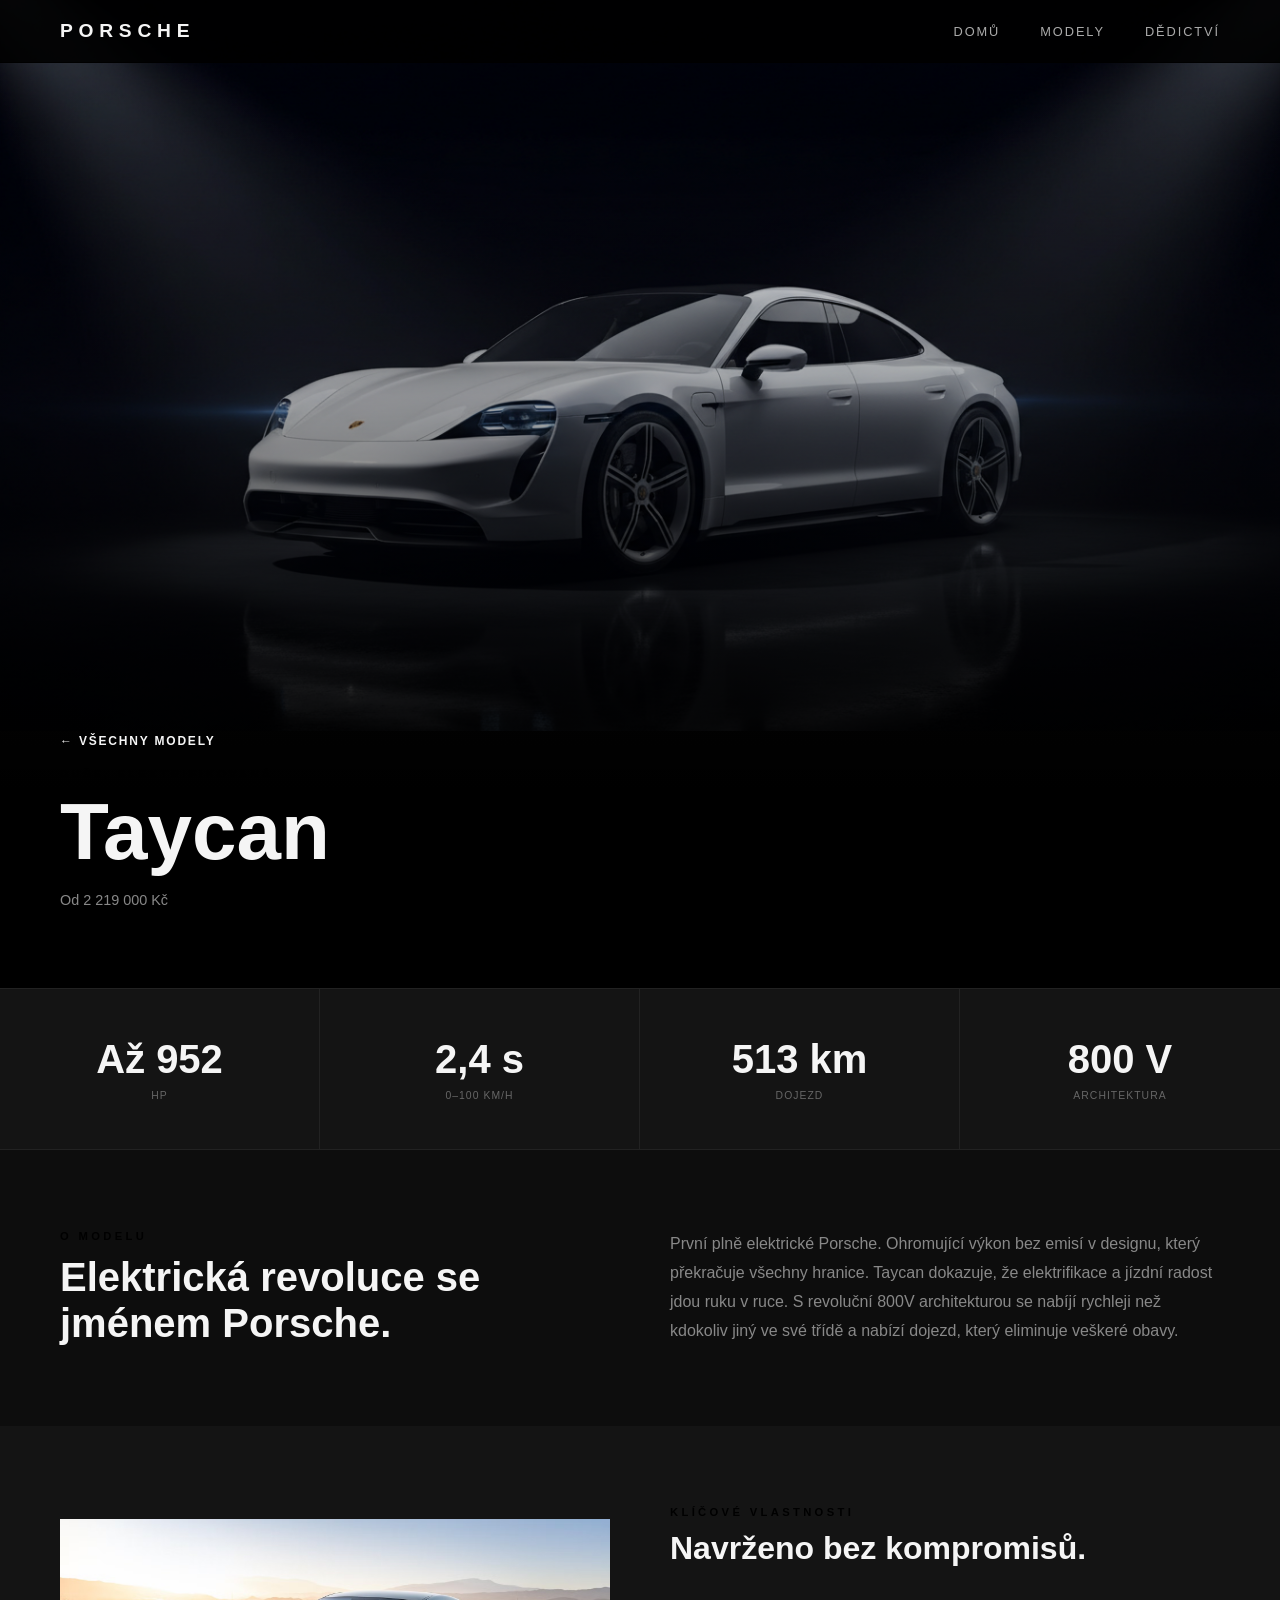
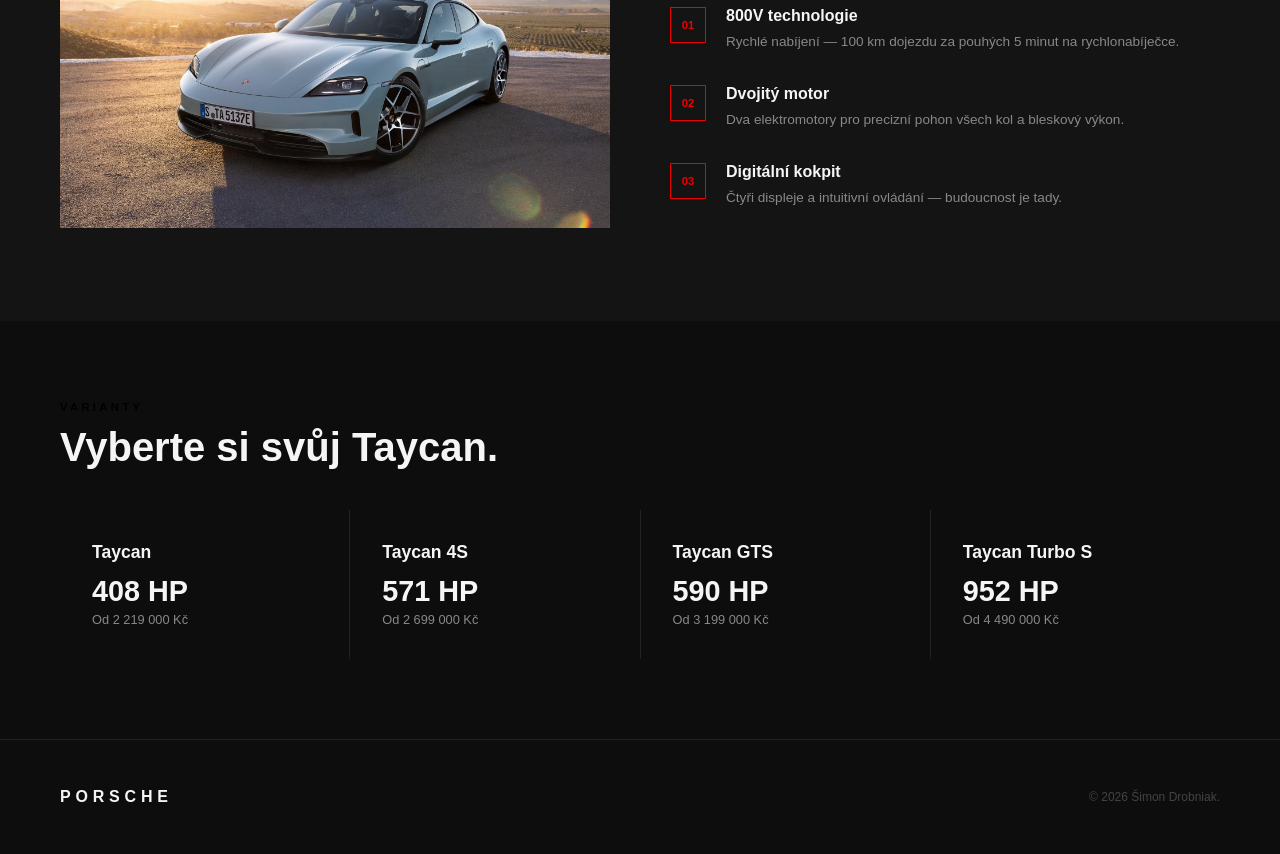
<file: detail-taycan.html>
<!DOCTYPE html>
<html lang="cs">
<head>
  <meta charset="UTF-8"/>
  <meta name="viewport" content="width=device-width, initial-scale=1.0"/>
  <title>Taycan – Porsche</title>
  <link rel="stylesheet" href="style.css"/>
</head>
<body>

  <nav class="navbar">
    <a href="index.html" class="logo">PORSCHE</a>
    <ul class="nav-links">
      <li><a href="index.html">Domů</a></li>
      <li><a href="modely.html">Modely</a></li>
      <li><a href="historie.html">Dědictví</a></li>
    </ul>
  </nav>

  <section class="hero">
    <div class="hero-overlay"></div>
    <img src="d402f45e3_generated_be52e5bd.png" alt="Taycan" class="hero-img"/>
    <div class="hero-content">
      <a href="modely.html" class="back-link">← Všechny modely</a>
      <p class="label">Duše, elektrifikovaná</p>
      <h1>Taycan</h1>
      <p class="price-hero">Od 2 219 000 Kč</p>
    </div>
  </section>

  <section class="detail-specs">
    <div class="spec-box"><span>Až 952</span><small>HP</small></div>
    <div class="spec-box"><span>2,4 s</span><small>0–100 km/h</small></div>
    <div class="spec-box"><span>513 km</span><small>dojezd</small></div>
    <div class="spec-box"><span>800 V</span><small>architektura</small></div>
  </section>

  <section class="detail-about">
    <div class="detail-text">
      <p class="label">O modelu</p>
      <h2>Elektrická revoluce se jménem Porsche.</h2>
    </div>
    <div class="detail-desc">
      <p>První plně elektrické Porsche. Ohromující výkon bez emisí v designu, který překračuje všechny hranice. Taycan dokazuje, že elektrifikace a jízdní radost jdou ruku v ruce. S revoluční 800V architekturou se nabíjí rychleji než kdokoliv jiný ve své třídě a nabízí dojezd, který eliminuje veškeré obavy.</p>
    </div>
  </section>

  <section class="detail-highlights">
    <div class="detail-img">
      <img src="270551_4000x2668.avif" alt="Taycan interiér"/>
    </div>
    <div class="highlights-list">
      <p class="label">Klíčové vlastnosti</p>
      <h3>Navrženo bez kompromisů.</h3>
      <div class="highlight-item">
        <div class="highlight-num">01</div>
        <div>
          <h4>800V technologie</h4>
          <p>Rychlé nabíjení — 100 km dojezdu za pouhých 5 minut na rychlonabíječce.</p>
        </div>
      </div>
      <div class="highlight-item">
        <div class="highlight-num">02</div>
        <div>
          <h4>Dvojitý motor</h4>
          <p>Dva elektromotory pro precizní pohon všech kol a bleskový výkon.</p>
        </div>
      </div>
      <div class="highlight-item">
        <div class="highlight-num">03</div>
        <div>
          <h4>Digitální kokpit</h4>
          <p>Čtyři displeje a intuitivní ovládání — budoucnost je tady.</p>
        </div>
      </div>
    </div>
  </section>

  <section class="detail-variants">
    <p class="label">Varianty</p>
    <h3>Vyberte si svůj Taycan.</h3>
    <div class="variants-grid">
      <div class="variant-card">
        <h4>Taycan</h4>
        <p class="v-power">408 HP</p>
        <p class="v-price">Od 2 219 000 Kč</p>
      </div>
      <div class="variant-card">
        <h4>Taycan 4S</h4>
        <p class="v-power">571 HP</p>
        <p class="v-price">Od 2 699 000 Kč</p>
      </div>
      <div class="variant-card">
        <h4>Taycan GTS</h4>
        <p class="v-power">590 HP</p>
        <p class="v-price">Od 3 199 000 Kč</p>
      </div>
      <div class="variant-card">
        <h4>Taycan Turbo S</h4>
        <p class="v-power">952 HP</p>
        <p class="v-price">Od 4 490 000 Kč</p>
      </div>
    </div>
  </section>

  <footer class="footer">
    <p class="footer-logo">PORSCHE</p>
    <p class="footer-copy">© 2026 Šimon Drobniak.</p>
  </footer>

</body>
</html>
</file>
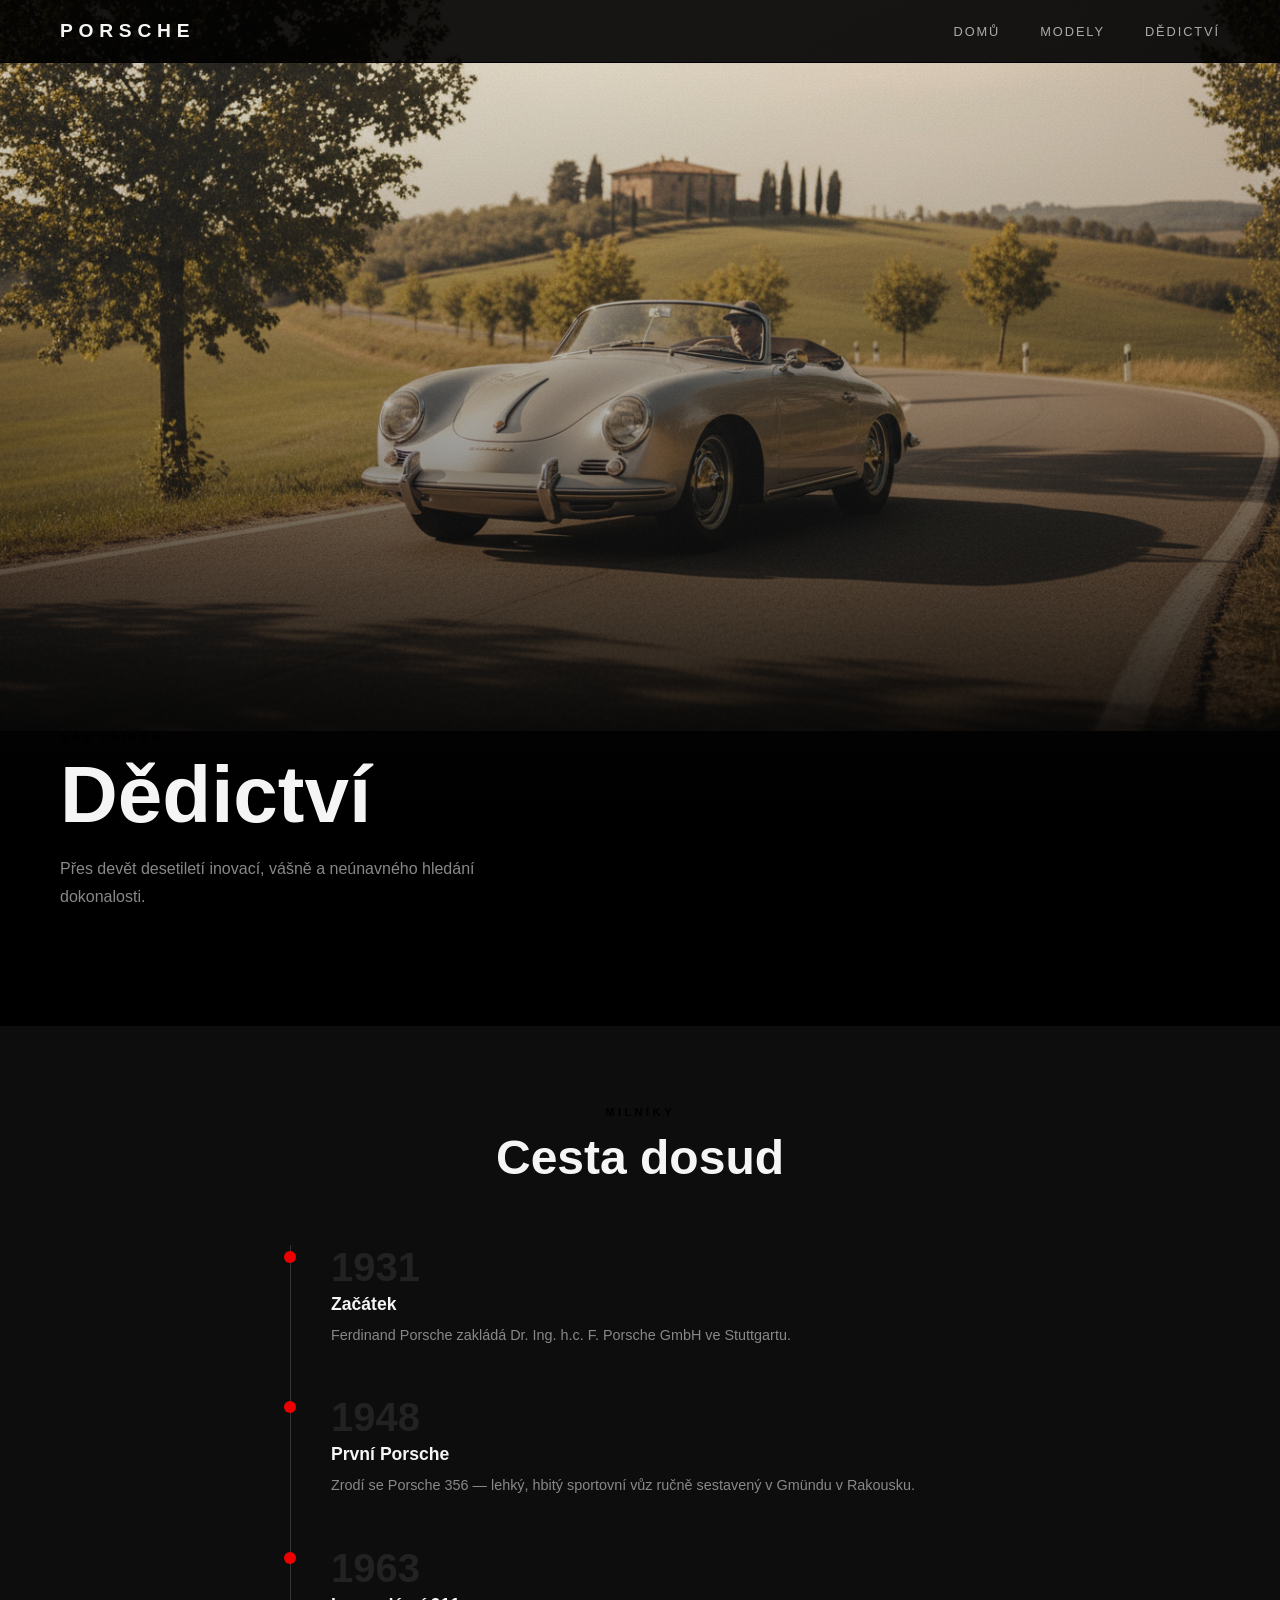
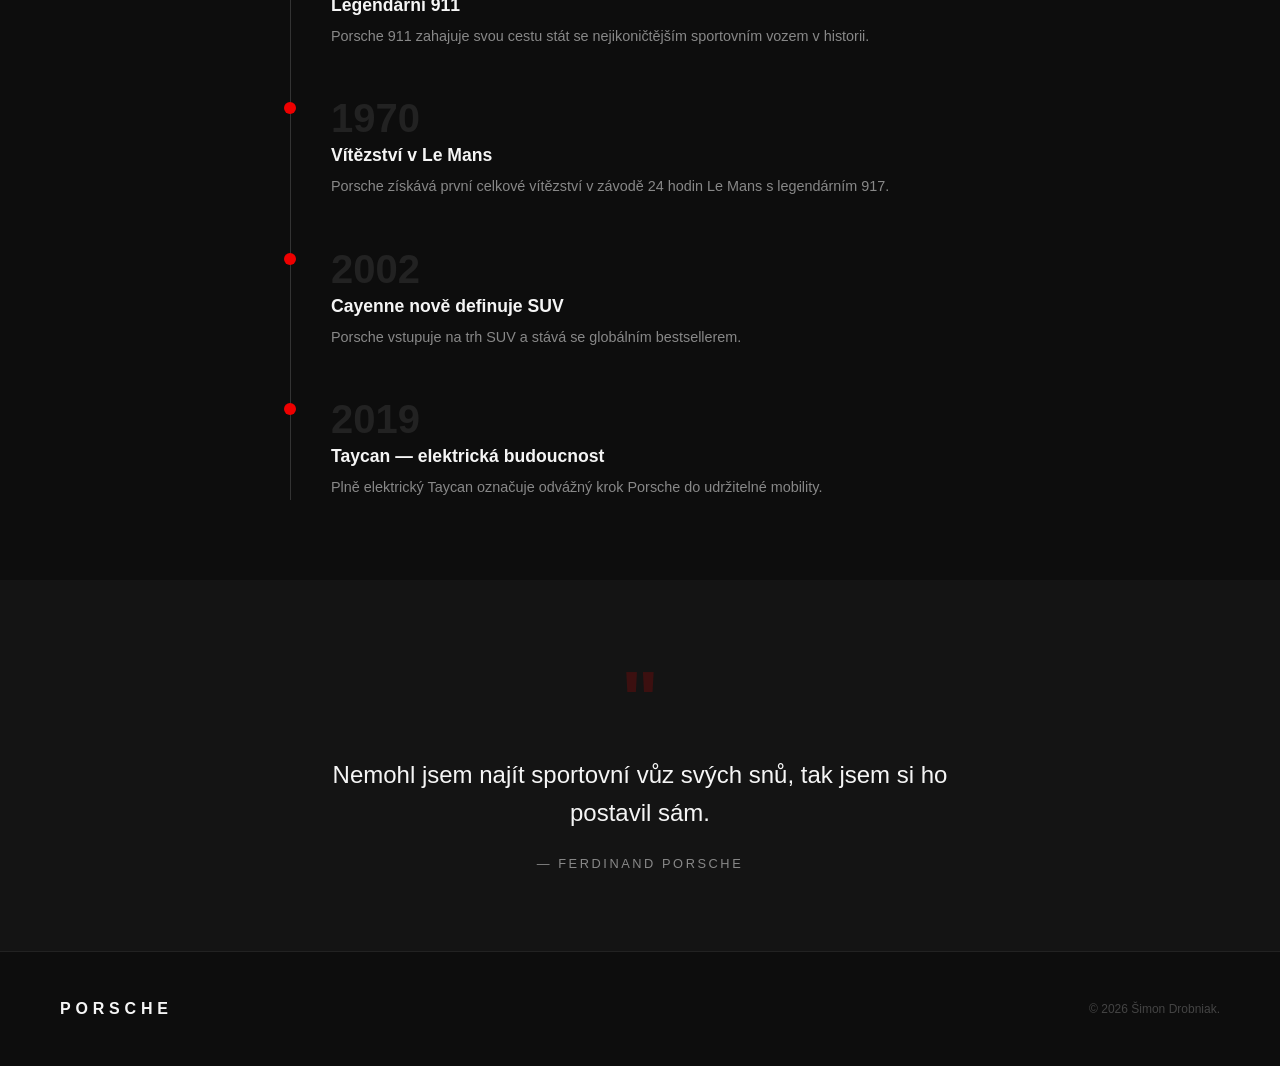
<file: historie.html>
<!DOCTYPE html>
<html lang="cs">
<head>
  <meta charset="UTF-8" />
  <meta name="viewport" content="width=device-width, initial-scale=1.0"/>
  <title>Dědictví – Porsche</title>
  <link rel="stylesheet" href="style.css"/>
</head>
<body>

  <nav class="navbar">
    <a href="index.html" class="logo">PORSCHE</a>
    <ul class="nav-links">
      <li><a href="index.html">Domů</a></li>
      <li><a href="modely.html">Modely</a></li>
      <li><a href="historie.html">Dědictví</a></li>
    </ul>
  </nav>

  <section class="hero">
    <div class="hero-overlay"></div>
    <img src="09869849c_generated_fb534ff7.png" alt="Classic Porsche" class="hero-img"/>
    <div class="hero-content">
      <p class="label">Náš příběh</p>
      <h1>Dědictví</h1>
      <p class="hero-text">Přes devět desetiletí inovací, vášně a neúnavného hledání dokonalosti.</p>
    </div>
  </section>

  <section class="timeline-section">
    <p class="label" style="text-align:center">Milníky</p>
    <h2 style="text-align:center">Cesta dosud</h2>

    <div class="timeline">
      <div class="timeline-item">
        <span class="year">1931</span>
        <div class="timeline-content">
          <h3>Začátek</h3>
          <p>Ferdinand Porsche zakládá Dr. Ing. h.c. F. Porsche GmbH ve Stuttgartu.</p>
        </div>
      </div>
      <div class="timeline-item">
        <span class="year">1948</span>
        <div class="timeline-content">
          <h3>První Porsche</h3>
          <p>Zrodí se Porsche 356 — lehký, hbitý sportovní vůz ručně sestavený v Gmündu v Rakousku.</p>
        </div>
      </div>
      <div class="timeline-item">
        <span class="year">1963</span>
        <div class="timeline-content">
          <h3>Legendární 911</h3>
          <p>Porsche 911 zahajuje svou cestu stát se nejikoničtějším sportovním vozem v historii.</p>
        </div>
      </div>
      <div class="timeline-item">
        <span class="year">1970</span>
        <div class="timeline-content">
          <h3>Vítězství v Le Mans</h3>
          <p>Porsche získává první celkové vítězství v závodě 24 hodin Le Mans s legendárním 917.</p>
        </div>
      </div>
      <div class="timeline-item">
        <span class="year">2002</span>
        <div class="timeline-content">
          <h3>Cayenne nově definuje SUV</h3>
          <p>Porsche vstupuje na trh SUV a stává se globálním bestsellerem.</p>
        </div>
      </div>
      <div class="timeline-item">
        <span class="year">2019</span>
        <div class="timeline-content">
          <h3>Taycan — elektrická budoucnost</h3>
          <p>Plně elektrický Taycan označuje odvážný krok Porsche do udržitelné mobility.</p>
        </div>
      </div>
    </div>
  </section>

  <section class="quote-section">
    <p class="quote-mark">"</p>
    <blockquote>Nemohl jsem najít sportovní vůz svých snů, tak jsem si ho postavil sám.</blockquote>
    <p class="quote-author">— Ferdinand Porsche</p>
  </section>

  <footer class="footer">
    <p class="footer-logo">PORSCHE</p>
    <p class="footer-copy">© 2026 Šimon Drobniak.</p>
  </footer>

</body>
</html>
</file>
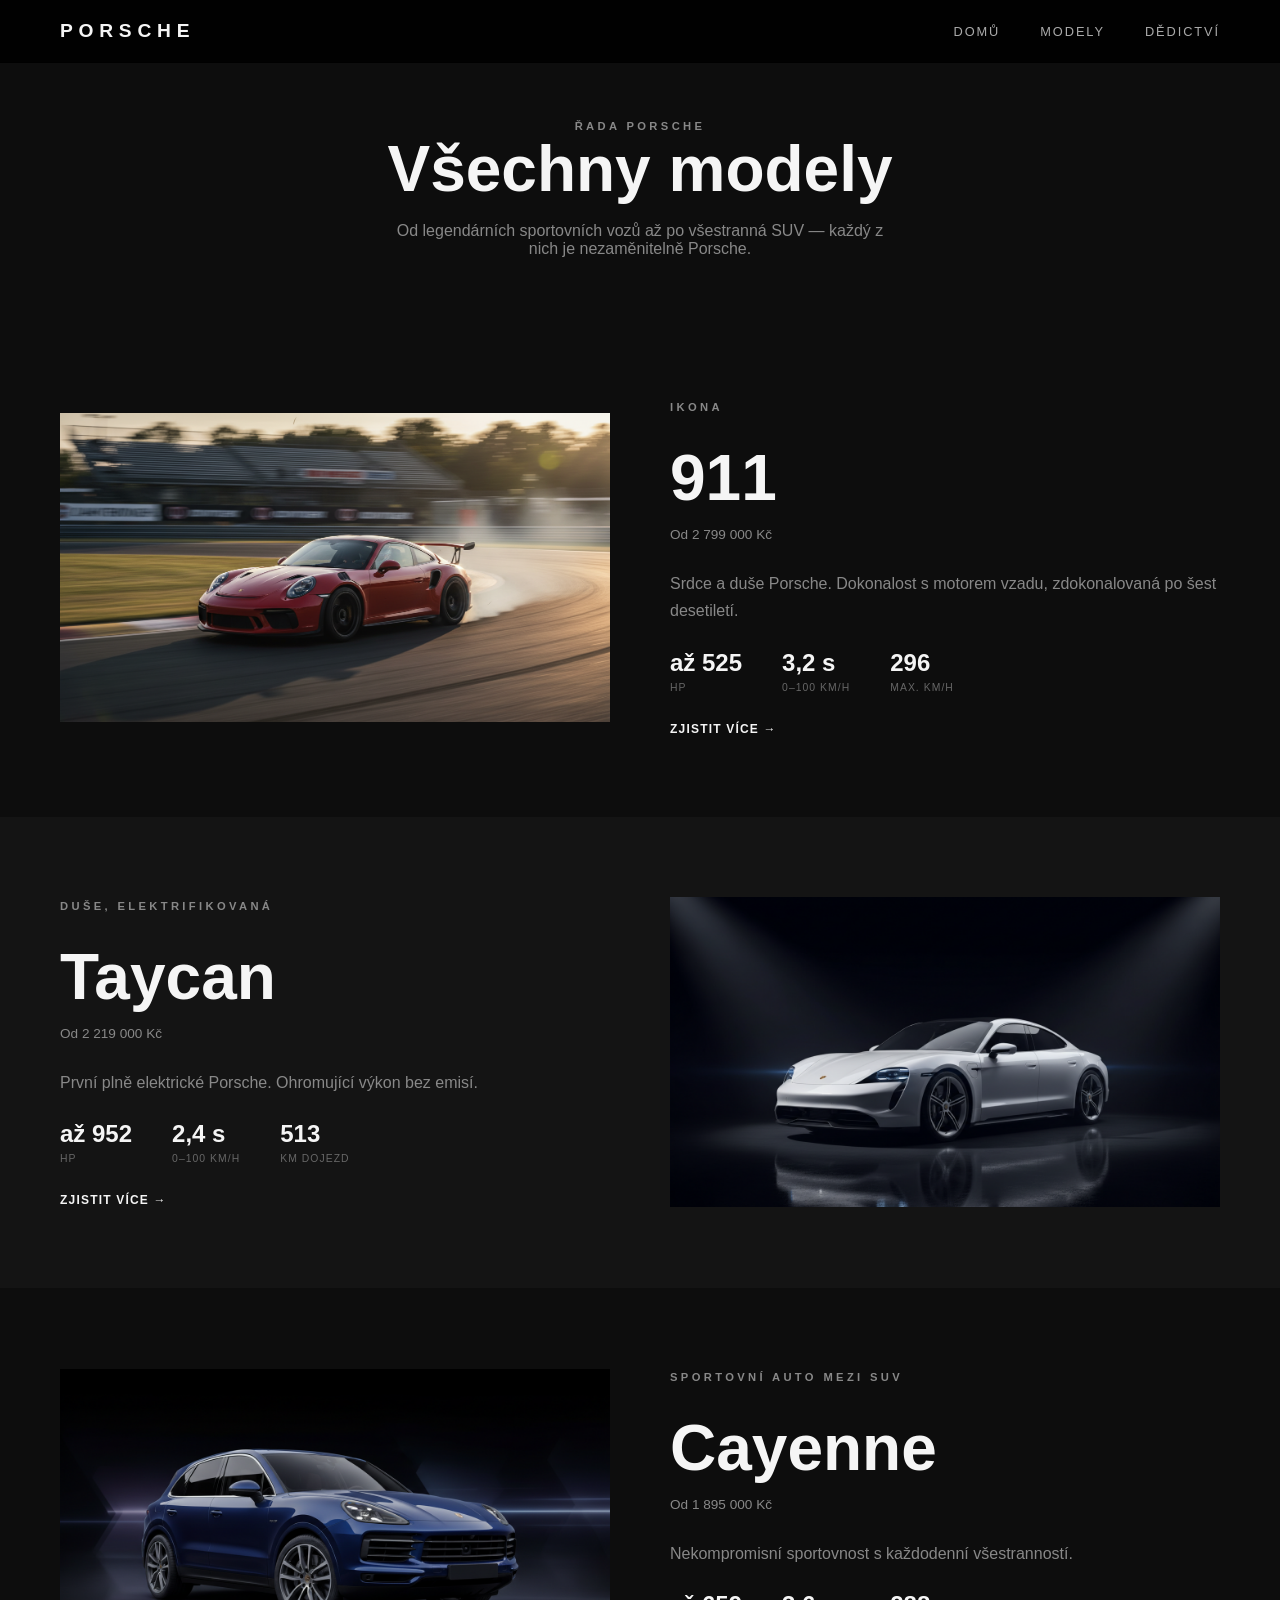
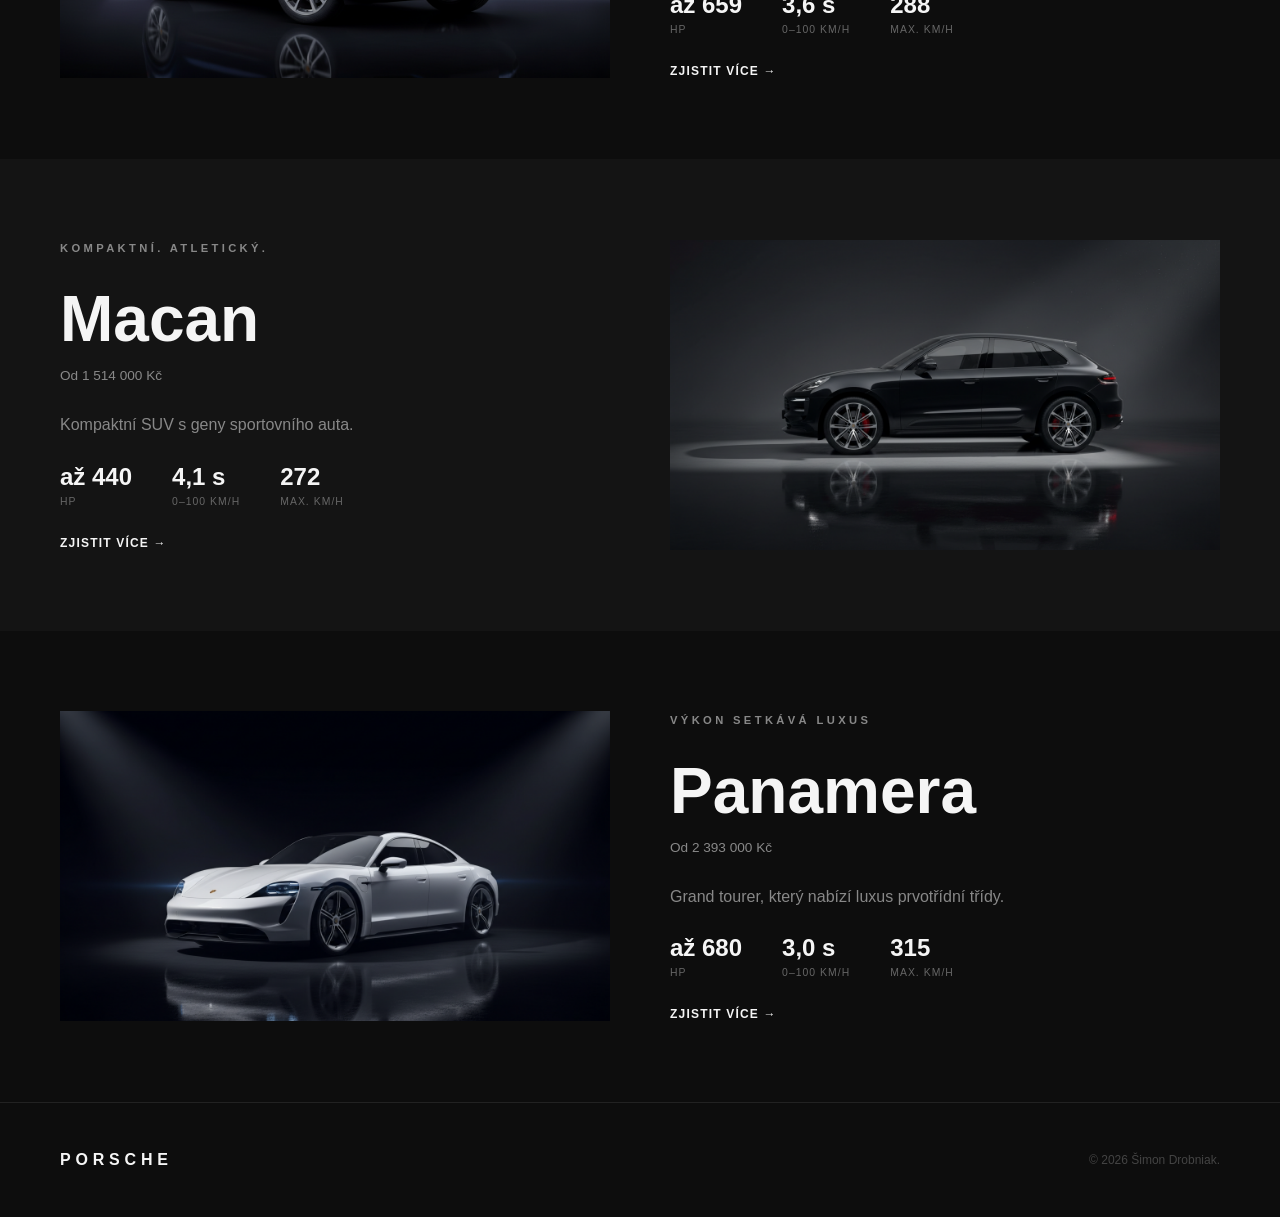
<file: modely.html>
<!DOCTYPE html>
<html lang="cs">
<head>
  <meta charset="UTF-8" />
  <meta name="viewport" content="width=device-width, initial-scale=1.0" />
  <title>Modely – Porsche</title>
  <link rel="stylesheet" href="style.css" />
</head>
<body>

  <nav class="navbar">
    <a href="index.html" class="logo">PORSCHE</a>
    <ul class="nav-links">
      <li><a href="index.html">Domů</a></li>
      <li><a href="modely.html">Modely</a></li>
      <li><a href="historie.html">Dědictví</a></li>
    </ul>
  </nav>

  <section class="page-header">
    <p class="label">Řada Porsche</p>
    <h1>Všechny modely</h1>
    <p>Od legendárních sportovních vozů až po všestranná SUV — každý z nich je nezaměnitelně Porsche.</p>
  </section>

  <section class="model-row light">
    <div class="model-img">
      <img src="36291ea77_generated_076b254a.png" alt="Porsche 911"/>
    </div>
    <div class="model-info">
      <p class="label">Ikona</p>
      <h2>911</h2>
      <p class="price">Od 2 799 000 Kč</p>
      <p>Srdce a duše Porsche. Dokonalost s motorem vzadu, zdokonalovaná po šest desetiletí.</p>
      <div class="specs">
        <div class="spec"><span>až 525</span><small>HP</small></div>
        <div class="spec"><span>3,2 s</span><small>0–100 km/h</small></div>
        <div class="spec"><span>296</span><small>max. km/h</small></div>
      </div>
      <a href="detail-911.html" class="btn-link">Zjistit více →</a>
    </div>
  </section>

  <section class="model-row dark">
    <div class="model-info">
      <p class="label">Duše, elektrifikovaná</p>
      <h2>Taycan</h2>
      <p class="price">Od 2 219 000 Kč</p>
      <p>První plně elektrické Porsche. Ohromující výkon bez emisí.</p>
      <div class="specs">
        <div class="spec"><span>až 952</span><small>HP</small></div>
        <div class="spec"><span>2,4 s</span><small>0–100 km/h</small></div>
        <div class="spec"><span>513</span><small>km dojezd</small></div>
      </div>
      <a href="detail-taycan.html" class="btn-link">Zjistit více →</a>
    </div>
    <div class="model-img">
      <img src="d402f45e3_generated_be52e5bd.png" alt="Taycan"/>
    </div>
  </section>

  <section class="model-row light">
    <div class="model-img">
      <img src="0b7ed5ac3_generated_bfed7843.png" alt="Cayenne"/>
    </div>
    <div class="model-info">
      <p class="label">Sportovní auto mezi SUV</p>
      <h2>Cayenne</h2>
      <p class="price">Od 1 895 000 Kč</p>
      <p>Nekompromisní sportovnost s každodenní všestranností.</p>
      <div class="specs">
        <div class="spec"><span>až 659</span><small>HP</small></div>
        <div class="spec"><span>3,6 s</span><small>0–100 km/h</small></div>
        <div class="spec"><span>288</span><small>max. km/h</small></div>
      </div>
      <a href="detail-cayenne.html" class="btn-link">Zjistit více →</a>
    </div>
  </section>

  <section class="model-row dark">
    <div class="model-info">
      <p class="label">Kompaktní. Atletický.</p>
      <h2>Macan</h2>
      <p class="price">Od 1 514 000 Kč</p>
      <p>Kompaktní SUV s geny sportovního auta.</p>
      <div class="specs">
        <div class="spec"><span>až 440</span><small>HP</small></div>
        <div class="spec"><span>4,1 s</span><small>0–100 km/h</small></div>
        <div class="spec"><span>272</span><small>max. km/h</small></div>
      </div>
      <a href="detail-macan.html" class="btn-link">Zjistit více →</a>
    </div>
    <div class="model-img">
      <img src="c5e0026b8_generated_f05ba1c1.png" alt="Macan"/>
    </div>
  </section>

  <section class="model-row light">
    <div class="model-img">
      <img src="d402f45e3_generated_be52e5bd.png" alt="Panamera"/>
    </div>
    <div class="model-info">
      <p class="label">Výkon setkává luxus</p>
      <h2>Panamera</h2>
      <p class="price">Od 2 393 000 Kč</p>
      <p>Grand tourer, který nabízí luxus prvotřídní třídy.</p>
      <div class="specs">
        <div class="spec"><span>až 680</span><small>HP</small></div>
        <div class="spec"><span>3,0 s</span><small>0–100 km/h</small></div>
        <div class="spec"><span>315</span><small>max. km/h</small></div>
      </div>
      <a href="detail-panamera.html" class="btn-link">Zjistit více →</a>
    </div>
  </section>

  <footer class="footer">
    <p class="footer-logo">PORSCHE</p>
    <p class="footer-copy">© 2026 Šimon Drobniak.</p>
  </footer>

</body>
</html>
</file>
<file: style.css>
* {
  margin: 0;
  padding: 0;
  box-sizing: border-box;
}

body {
  font-family: 'Inter', Arial, sans-serif;
  background-color: #0d0d0d;
  color: #f5f5f5;
}

a {
  text-decoration: none;
  color: inherit;
}

img {
  width: 100%;
  display: block;
}

.navbar {
  position: fixed;
  top: 0;
  width: 100%;
  display: flex;
  align-items: center;
  justify-content: space-between;
  padding: 20px 60px;
  background-color: rgba(0, 0, 0, 0.9);
  z-index: 999;
  border-bottom: 1px solid #000000;
}

.logo {
  font-size: 1.2rem;
  font-weight: 900;
  letter-spacing: 0.3em;
}

.nav-links {
  list-style: none;
  display: flex;
  gap: 40px;
}

.nav-links a {
  font-size: 0.8rem;
  font-weight: 500;
  letter-spacing: 0.15em;
  text-transform: uppercase;
  color: #aaa;
  transition: color 0.2s;
}

.nav-links a:hover {
  color: #f5f5f5;
}

.hero {
  position: relative;
  height: auto;
  min-height: auto;
  display: block;
  align-items: flex-end;
  overflow: hidden;
}

.hero-img, .cta-bg {
  position: relative;
  inset: 0;
  width: 100%;
  height: 100%;
  object-fit: cover;
}

.hero-overlay, .cta-overlay {
  position: absolute;
  inset: 0;
  background: linear-gradient(to top, #000000 20%, rgba(0, 0, 0, 0.3) 60%, transparent);
  z-index: 1;
}

.hero-content, .cta-content {
  position: relative;
  z-index: 2;
  padding: 0 60px 80px;
  max-width: 700px;
}

.label {
  font-size: 0.7rem;
  font-weight: 600;
  letter-spacing: 0.3em;
  text-transform: uppercase;
  color: rgb(0, 0, 0);
  margin-bottom: 12px;
  display: block;
}

.hero-content h1 {
  font-size: 5rem;
  font-weight: 900;
  line-height: 1;
  margin-bottom: 20px;
}

.hero-text {
  font-size: 1rem;
  color: #888;
  max-width: 420px;
  line-height: 1.7;
  margin-bottom: 36px;
}

.btn-group {
  display: flex;
  gap: 16px;
  flex-wrap: wrap;
}

.btn-primary {
  display: inline-block;
  padding: 14px 32px;
  background-color: #f5f5f5;
  color: #0d0d0d;
  font-size: 0.75rem;
  font-weight: 700;
  letter-spacing: 0.15em;
  text-transform: uppercase;
  transition: background 0.2s;
}

.btn-primary:hover {
  background-color: #e00;
  color: #fff;
}

.btn-outline {
  display: inline-block;
  padding: 14px 32px;
  border: 1px solid rgba(255, 255, 255, 0.3);
  color: #f5f5f5;
  font-size: 0.75rem;
  font-weight: 700;
  letter-spacing: 0.15em;
  text-transform: uppercase;
  transition: border 0.2s;
}

.btn-outline:hover {
  border-color: #f5f5f5;
}

.btn-link {
  font-size: 0.75rem;
  font-weight: 700;
  letter-spacing: 0.1em;
  text-transform: uppercase;
  color: #f5f5f5;
  transition: color 0.2s;
}

.btn-link:hover {
  color: rgb(255, 0, 0);
}

.stats {
  display: grid;
  grid-template-columns: repeat(4, 1fr);
  background-color: #141414;
  border-top: 1px solid #222;
  border-bottom: 1px solid #222;
}

.stat {
  display: flex;
  flex-direction: column;
  align-items: center;
  padding: 48px 20px;
  border-right: 1px solid #222;
}

.stat:last-child {
  border-right: none;
}

.stat-value {
  font-size: 2rem;
  font-weight: 900;
}

.stat-label {
  font-size: 0.7rem;
  color: #6b6b6b;
  letter-spacing: 0.1em;
  text-transform: uppercase;
  margin-top: 8px;
}

.featured {
  padding: 80px 60px;
  background-color: #0d0d0d;
}

.featured h2 {
  font-size: 3rem;
  font-weight: 900;
  margin-bottom: 48px;
}

.card-grid {
  display: grid;
  grid-template-columns: repeat(3, 1fr);
  gap: 24px;
}

.card {
  background-color: #141414;
  overflow: hidden;
}

.card img {
  aspect-ratio: 16/9;
  object-fit: cover;
  transition: transform 0.4s;
}

.card:hover img {
  transform: scale(1.05);
}

.card-body {
  padding: 24px;
}

.card-body h3 {
  font-size: 1.2rem;
  font-weight: 900;
  margin-bottom: 8px;
}

.card-body p {
  color: #888;
  font-size: 0.85rem;
  margin-bottom: 16px;
}

.brand-story {
  display: grid;
  grid-template-columns: 1fr 1fr;
  gap: 80px;
  align-items: center;
  padding: 80px 60px;
  background-color: #141414;
}

.brand-text h2 {
  font-size: 3rem;
  font-weight: 900;
  line-height: 1.1;
  margin-bottom: 24px;
}

.brand-text p {
  color: #888;
  line-height: 1.8;
  margin-bottom: 16px;
}

.brand-img img {
  aspect-ratio: 16/9;
  object-fit: cover;
}

.cta-banner {
  position: relative;
  padding: 120px 60px;
  text-align: center;
  overflow: hidden;
}

.cta-content {
  padding: 0;
  max-width: 600px;
  margin: 0 auto;
}

.cta-content h2 {
  font-size: 3.5rem;
  font-weight: 900;
  margin-bottom: 16px;
}

.cta-content p {
  color: #888;
  margin-bottom: 32px;
}

.page-header {
  padding: 120px 60px 60px;
  text-align: center;
  background-color: #0d0d0d;
}

.page-header h1 {
  font-size: 4rem;
  font-weight: 900;
  margin-bottom: 16px;
}

.page-header p {
  color: #888;
  max-width: 500px;
  margin: 0 auto;
}

.model-row {
  display: grid;
  grid-template-columns: 1fr 1fr;
  gap: 60px;
  align-items: center;
  padding: 80px 60px;
}

.model-row.light {
  background-color: #0d0d0d;
}

.model-row.dark {
  background-color: #141414;
}

.model-img img {
  aspect-ratio: 16/9;
  object-fit: cover;
}

.model-info h2 {
  font-size: 4rem;
  font-weight: 900;
  margin-bottom: 8px;
}

.price {
  color: #888;
  font-size: 0.85rem;
  margin-bottom: 16px;
}

.model-info p {
  color: #888;
  line-height: 1.7;
  margin-bottom: 24px;
}

.specs {
  display: flex;
  gap: 40px;
  margin-bottom: 24px;
}

.spec span {
  display: block;
  font-size: 1.5rem;
  font-weight: 900;
}

.spec small {
  font-size: 0.65rem;
  color: #666;
  text-transform: uppercase;
  letter-spacing: 0.1em;
}

.timeline-section {
  padding: 80px 60px;
  background-color: #0d0d0d;
}

.timeline-section h2 {
  font-size: 3rem;
  font-weight: 900;
  margin-bottom: 60px;
}

.timeline {
  max-width: 700px;
  margin: 0 auto;
  display: flex;
  flex-direction: column;
  gap: 48px;
  border-left: 1px solid #333;
  padding-left: 40px;
}

.timeline-item {
  position: relative;
}

.timeline-item::before {
  content: '';
  position: absolute;
  left: -47px;
  top: 6px;
  width: 12px;
  height: 12px;
  background-color: #e00;
  border-radius: 50%;
}

.year {
  font-size: 2.5rem;
  font-weight: 900;
  color: #222;
  display: block;
  margin-bottom: 4px;
}

.timeline-content h3 {
  font-size: 1.1rem;
  font-weight: 700;
  margin-bottom: 8px;
}

.timeline-content p {
  color: #888;
  font-size: 0.9rem;
  line-height: 1.7;
}

.quote-section {
  padding: 80px 60px;
  text-align: center;
  background-color: #141414;
}

.quote-mark {
  font-size: 5rem;
  font-weight: 900;
  color: rgba(220,0,0,0.2);
  line-height: 1;
  margin-bottom: 16px;
}

.quote-section blockquote {
  font-size: 1.5rem;
  font-weight: 300;
  line-height: 1.6;
  max-width: 700px;
  margin: 0 auto 24px;
}

.quote-author {
  color: #888;
  font-size: 0.8rem;
  letter-spacing: 0.2em;
  text-transform: uppercase;
}

.footer {
  padding: 48px 60px;
  background-color: #0d0d0d;
  border-top: 1px solid #222;
  display: flex;
  align-items: center;
  justify-content: space-between;
  flex-wrap: wrap;
  gap: 20px;
}

.footer-logo {
  font-size: 1rem;
  font-weight: 900;
  letter-spacing: 0.3em;
}

.footer-links {
  list-style: none;
  display: flex;
  gap: 32px;
}

.footer-links a {
  font-size: 0.75rem;
  color: #666;
  text-transform: uppercase;
  letter-spacing: 0.1em;
  transition: color 0.2s;
}

.footer-links a:hover {
  color: #f5f5f5;
}

.footer-copy {
  font-size: 0.75rem;
  color: #444;
}

.back-link {
  display: inline-block;
  font-size: 0.75rem;
  font-weight: 600;
  letter-spacing: 0.15em;
  text-transform: uppercase;
  color: #f5f5f5;
  margin-bottom: 20px;
  transition: color 0.2s;
}

.back-link:hover {
  color: #e00;
}

.price-hero {
  color: #888;
  font-size: 0.9rem;
  margin-top: 12px;
}

.detail-specs {
  display: grid;
  grid-template-columns: repeat(4, 1fr);
  background-color: #141414;
  border-top: 1px solid #222;
  border-bottom: 1px solid #222;
}

.spec-box {
  display: flex;
  flex-direction: column;
  align-items: center;
  padding: 48px 20px;
  border-right: 1px solid #222;
  text-align: center;
}

.spec-box:last-child {
  border-right: none;
}

.spec-box span {
  font-size: 2.5rem;
  font-weight: 900;
  display: block;
  margin-bottom: 8px;
}

.spec-box small {
  font-size: 0.65rem;
  color: #666;
  text-transform: uppercase;
  letter-spacing: 0.1em;
}

.detail-about {
  display: grid;
  grid-template-columns: 1fr 1fr;
  gap: 60px;
  padding: 80px 60px;
  background-color: #0d0d0d;
  align-items: start;
}

.detail-text h2 {
  font-size: 2.5rem;
  font-weight: 900;
  line-height: 1.15;
}

.detail-desc p {
  color: #888;
  line-height: 1.8;
  font-size: 1rem;
}

.detail-highlights {
  display: grid;
  grid-template-columns: 1fr 1fr;
  gap: 60px;
  padding: 80px 60px;
  background-color: #141414;
  align-items: center;
}

.detail-img img {
  aspect-ratio: 16/9;
  object-fit: cover;
  width: 100%;
}

.highlights-list h3 {
  font-size: 2rem;
  font-weight: 900;
  margin-bottom: 40px;
}

.highlight-item {
  display: flex;
  gap: 20px;
  margin-bottom: 32px;
}

.highlight-num {
  flex-shrink: 0;
  width: 36px;
  height: 36px;
  border: 1px solid #e00;
  color: #e00;
  font-size: 0.7rem;
  font-weight: 700;
  display: flex;
  align-items: center;
  justify-content: center;
}

.highlight-item h4 {
  font-weight: 700;
  margin-bottom: 6px;
}

.highlight-item p {
  color: #888;
  font-size: 0.85rem;
  line-height: 1.6;
}

.detail-variants {
  padding: 80px 60px;
  background-color: #0d0d0d;
}

.detail-variants h3 {
  font-size: 2.5rem;
  font-weight: 900;
  margin-bottom: 40px;
}

.variants-grid {
  display: grid;
  grid-template-columns: repeat(4, 1fr);
  gap: 1px;
  background-color: #222;
}

.variant-card {
  background-color: #0d0d0d;
  padding: 32px;
  transition: background 0.2s;
}

.variant-card:hover {
  background-color: #141414;
}

.variant-card h4 {
  font-weight: 700;
  font-size: 1.1rem;
  margin-bottom: 12px;
}

.v-power {
  font-size: 1.8rem;
  font-weight: 900;
  color: #f5f5f5;
  margin-bottom: 4px;
}

.v-price {
  font-size: 0.8rem;
  color: #888;
}

.detail-cta h3 {
  font-size: 2.5rem;
  font-weight: 900;
  margin-bottom: 16px;
}

.detail-cta p {
  color: #888888;
  margin-bottom: 32px;
}

@media (max-width: 768px) {
  html, body {
    overflow-x: hidden;
    width: 100%;
  }
  .navbar {
    padding: 15px 15px;
  }
  .nav-links {
    gap: 15px; 
  }
  .nav-links a {
    font-size: 0.7rem;
    letter-spacing: 0.05em;
  }
  .logo {
    font-size: 0.9rem;
    letter-spacing: 0.15em;
  }
  .hero {
    height: 70vh;
    min-height: 400px;
  }
  .hero-content {
    padding: 0 15px 30px;
  }
  .hero-content h1 {
    font-size: 2.2rem;
  }
  .stats, .detail-specs {
    grid-template-columns: repeat(2, 1fr);
  }
  .stat, .spec-box {
    padding: 25px 10px;
    border-right: none;
    border-bottom: 1px solid #222222;
  }
  .card-grid {
    grid-template-columns: 1fr; 
    gap: 25px;
  }
  .featured {
    padding: 50px 15px;
  }
  .featured h2 {
    font-size: 1.8rem;
  }
  .brand-story, .model-row, .detail-about, .detail-highlights {
    grid-template-columns: 1fr; 
    gap: 25px;
    padding: 50px 15px;
  }

  .brand-text h2, .model-info h2, .cta-content h2, .timeline-section h2, .detail-variants h3 {
    font-size: 1.8rem;
  }
  .specs {
    flex-direction: column;
    gap: 15px;
  }
  .timeline-section {
    padding: 50px 15px;
  }
  .timeline {
    padding-left: 20px;
  }
  .timeline-item::before {
    left: -27px;
  }
  .variants-grid {
    grid-template-columns: repeat(2, 1fr);
  }
  .footer {
    padding: 30px 15px;
    flex-direction: column;
    text-align: center;
  }
}
</file>
